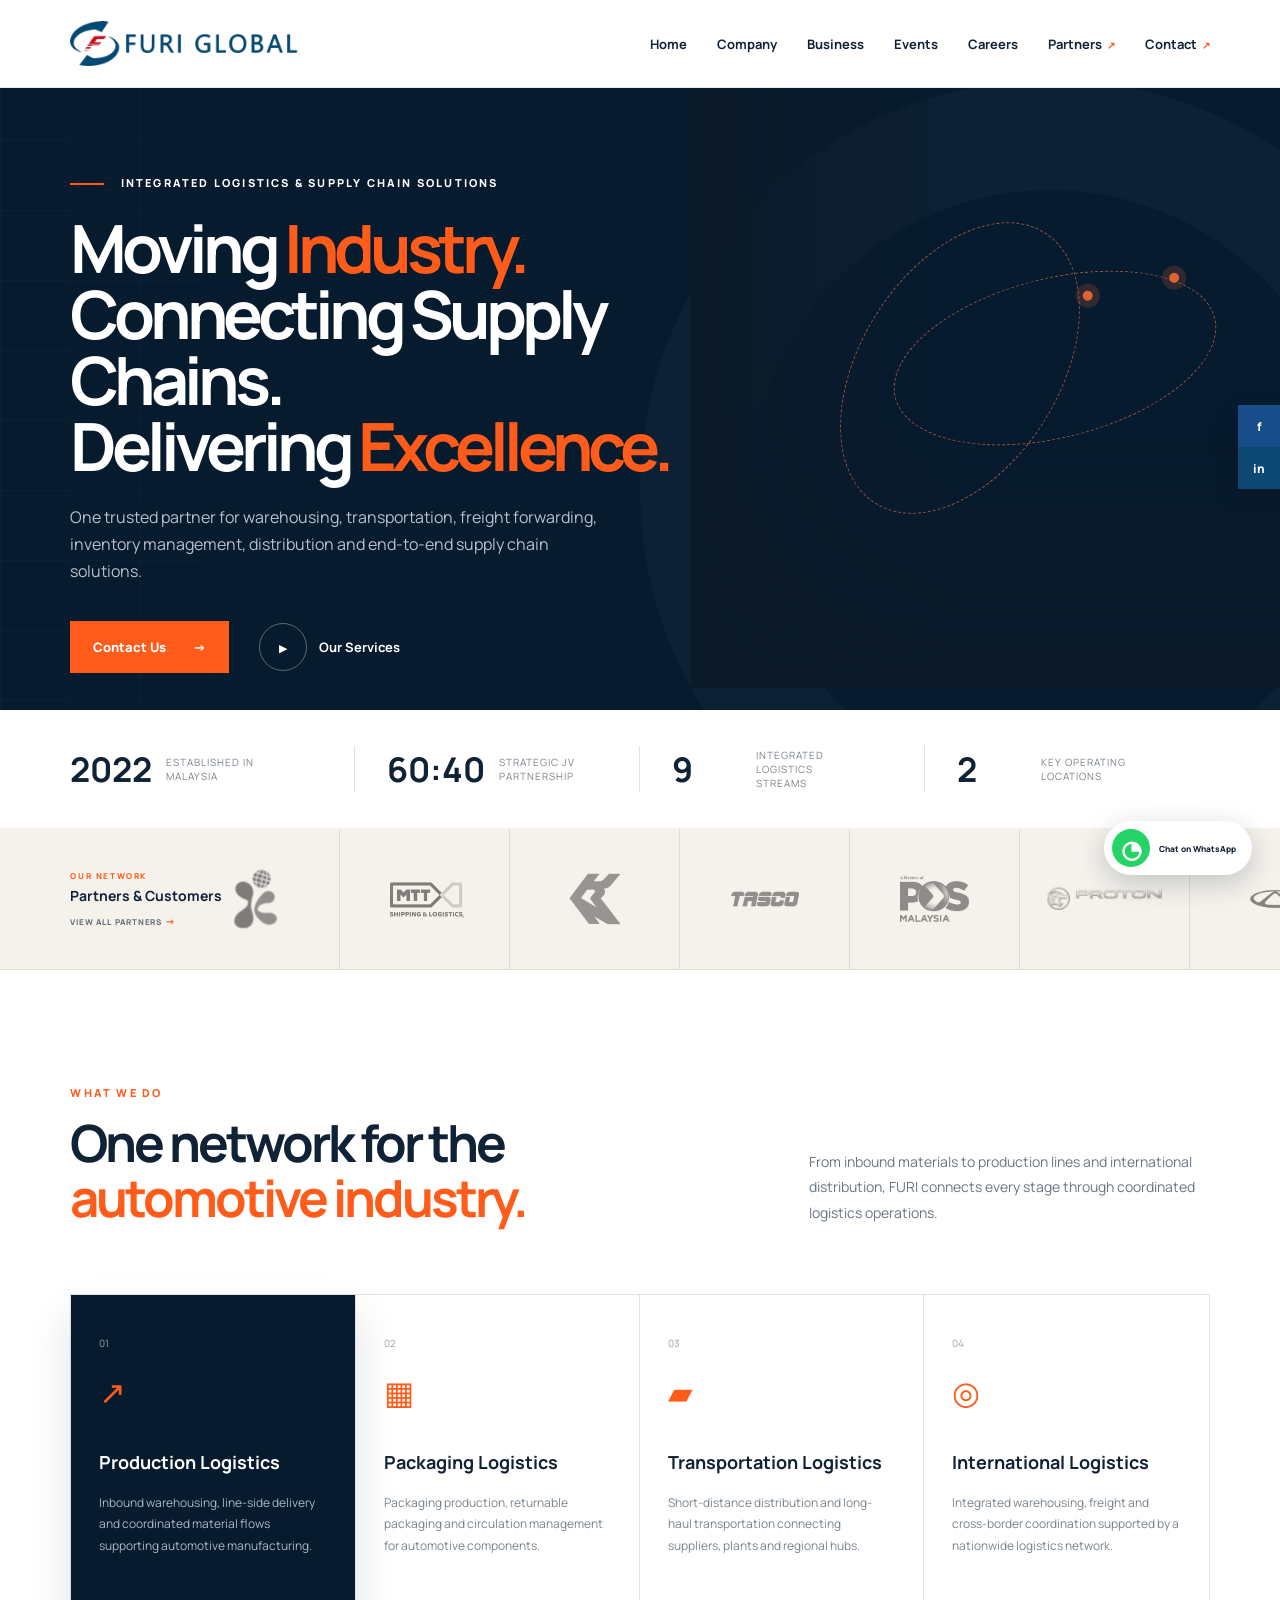
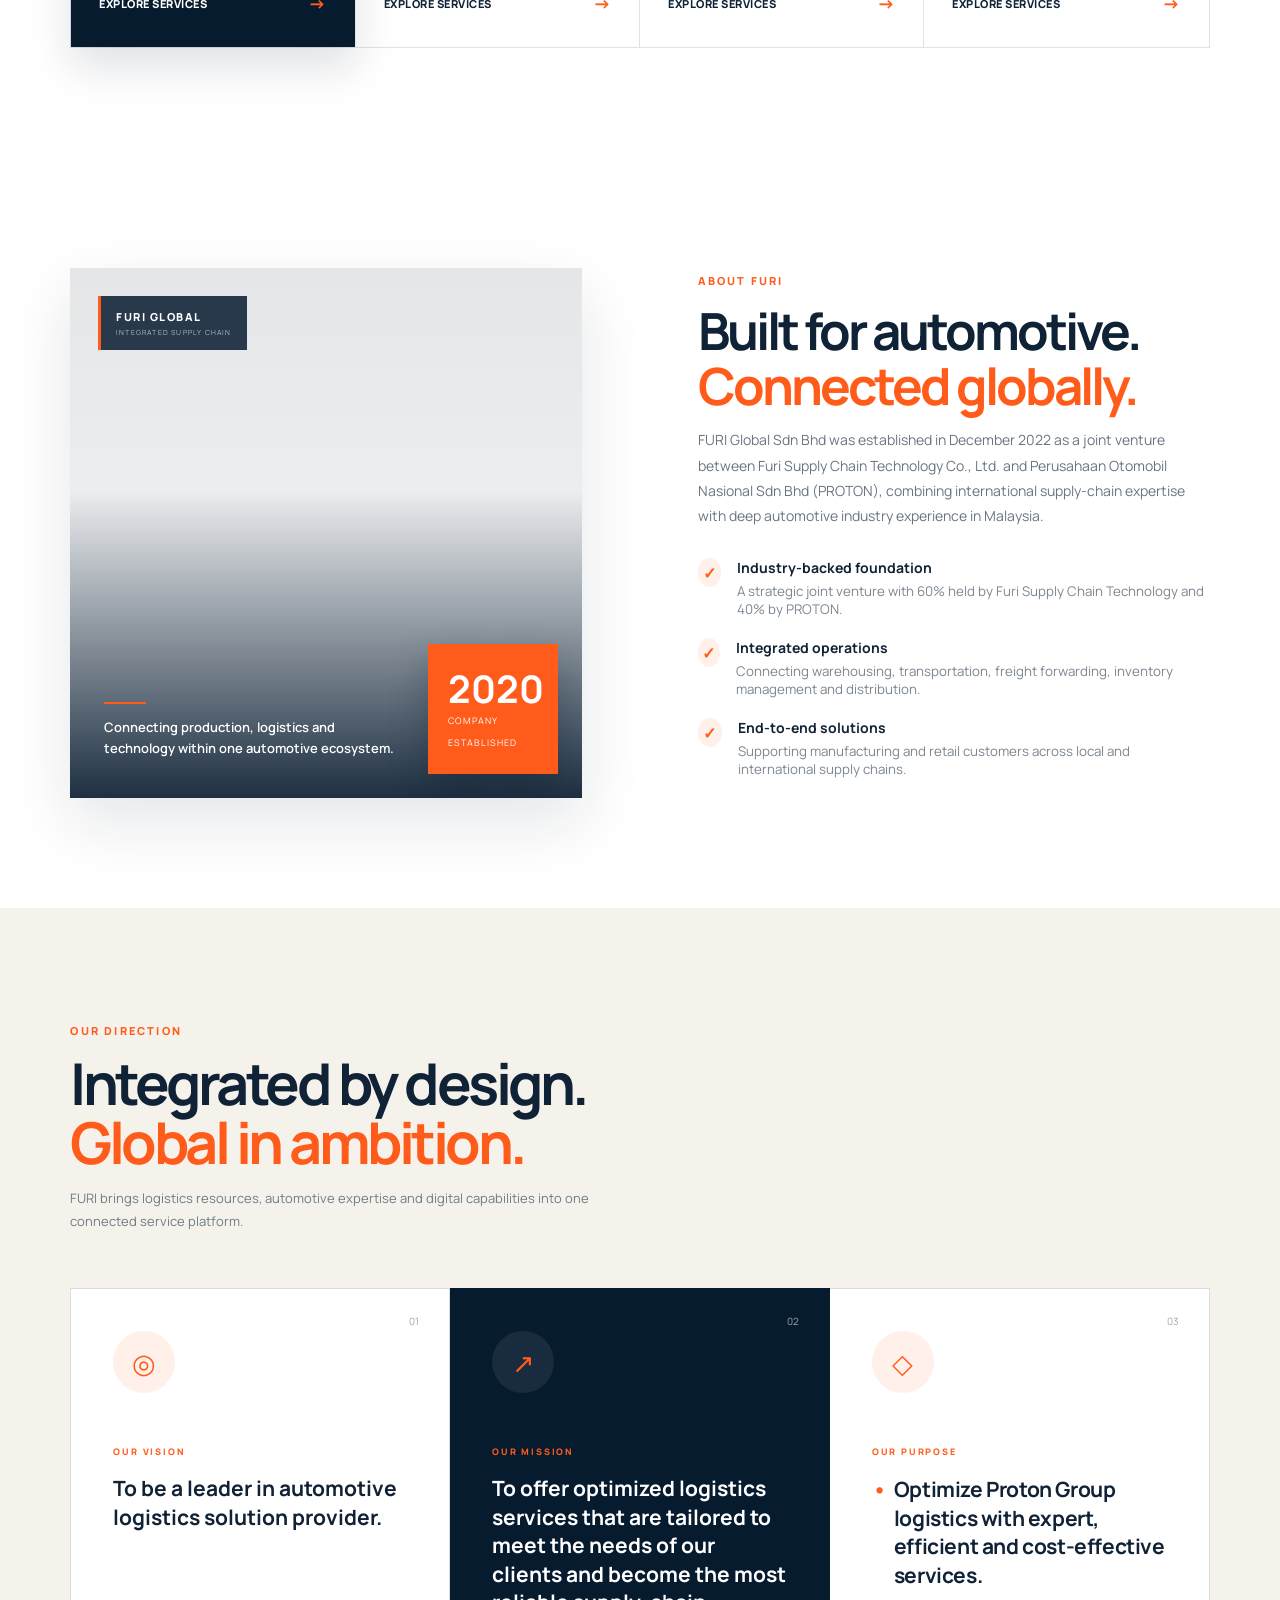
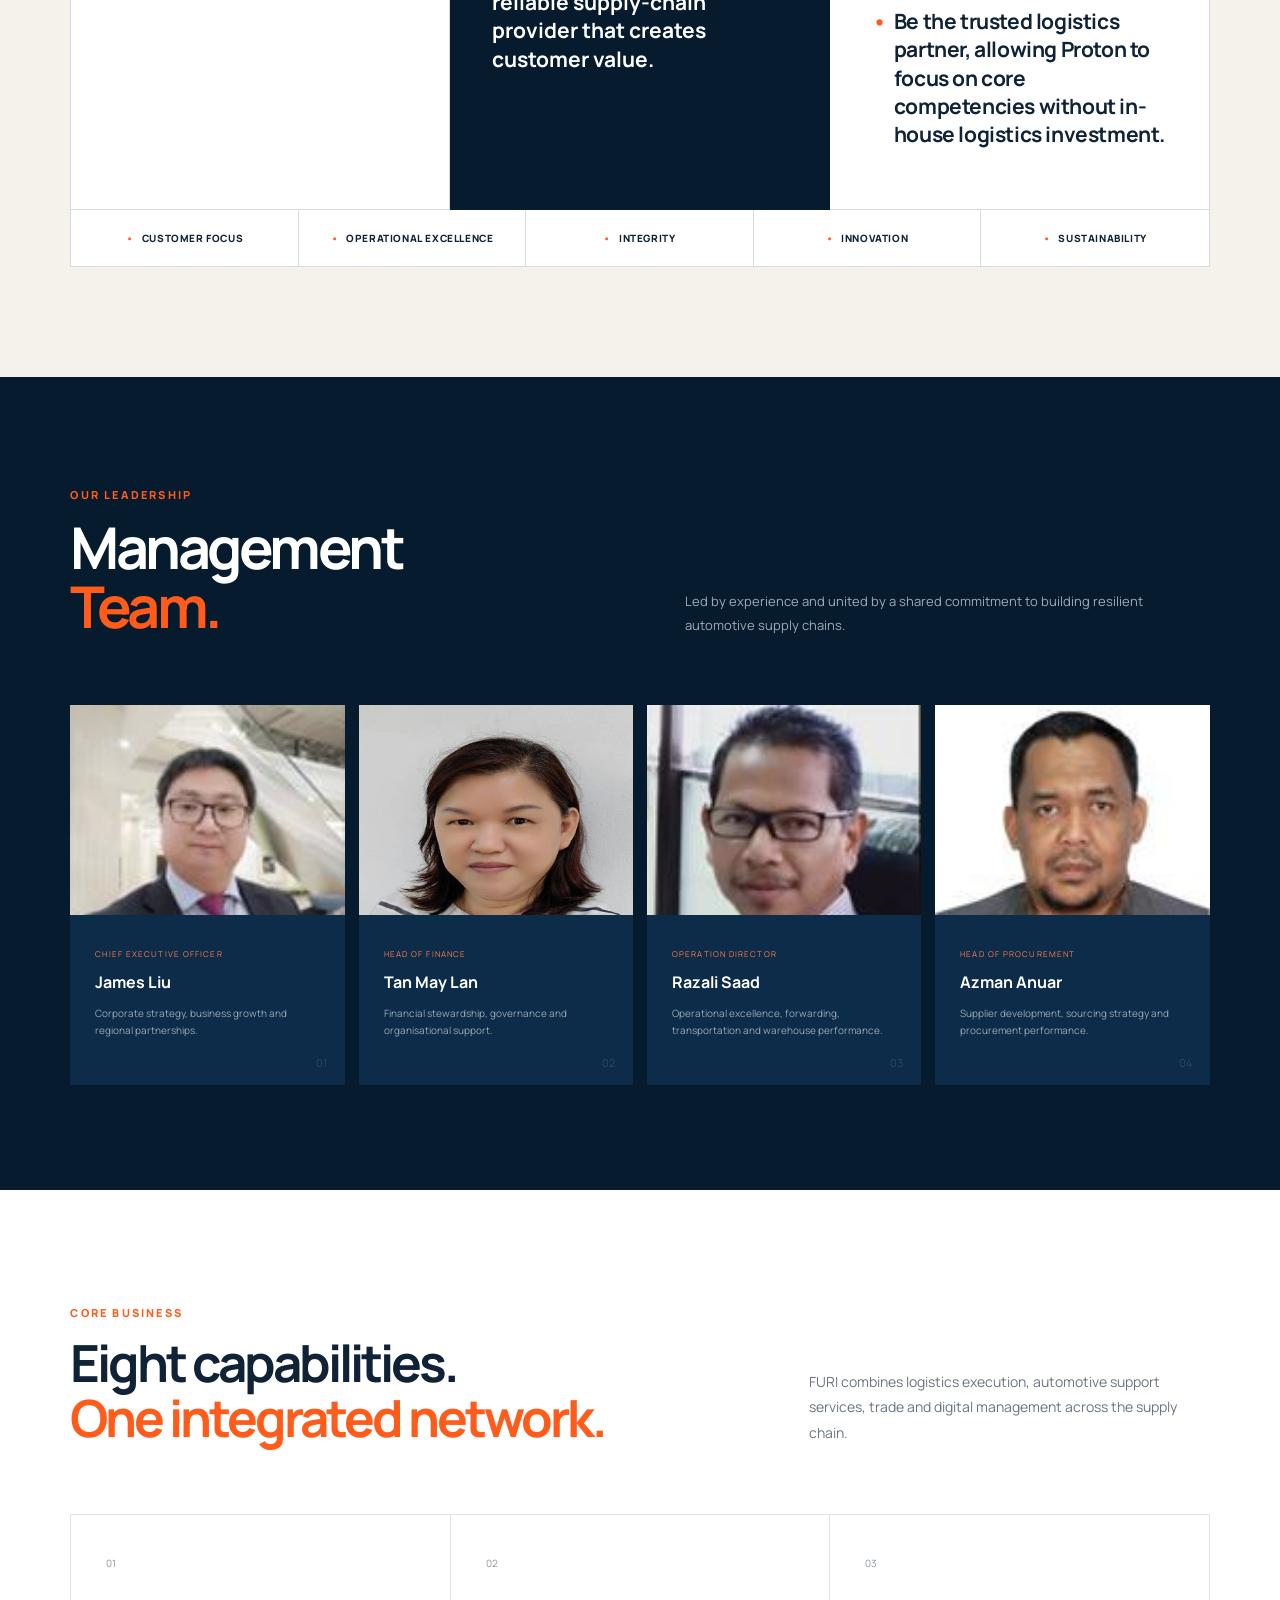
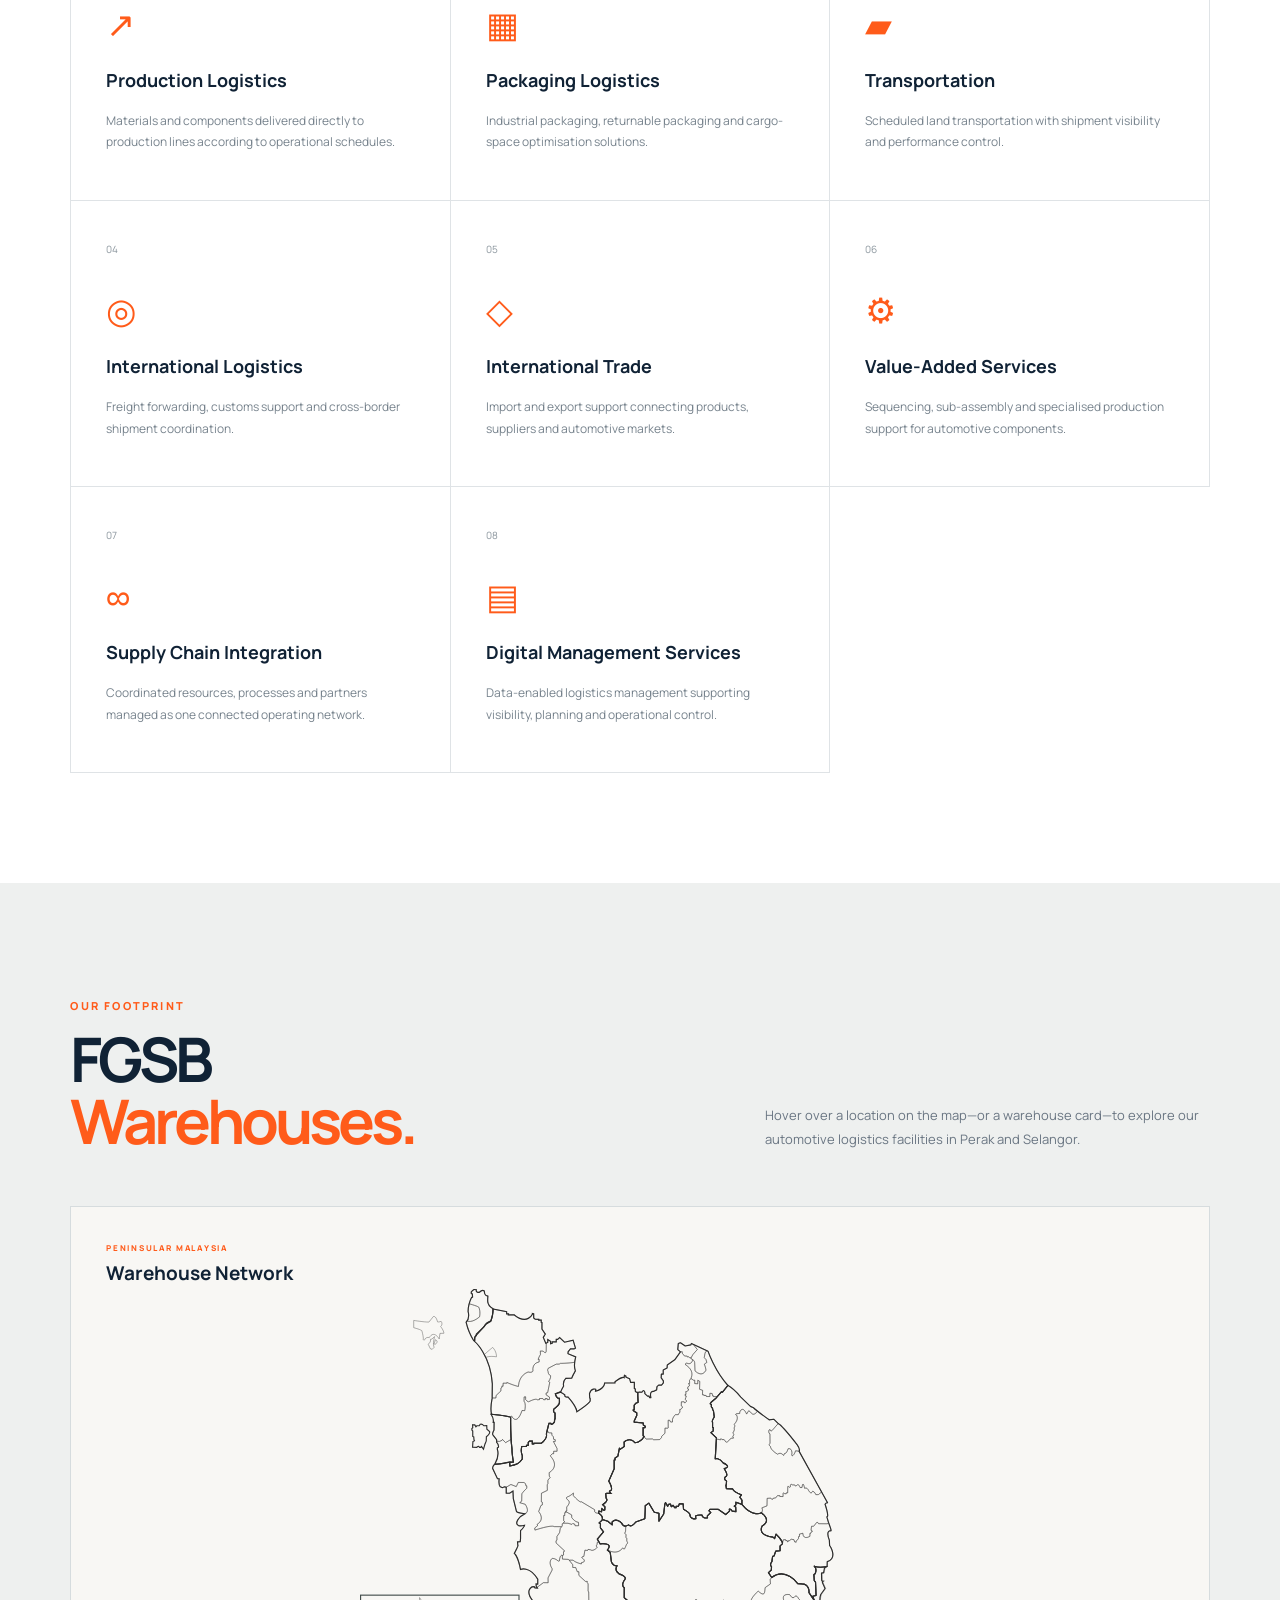
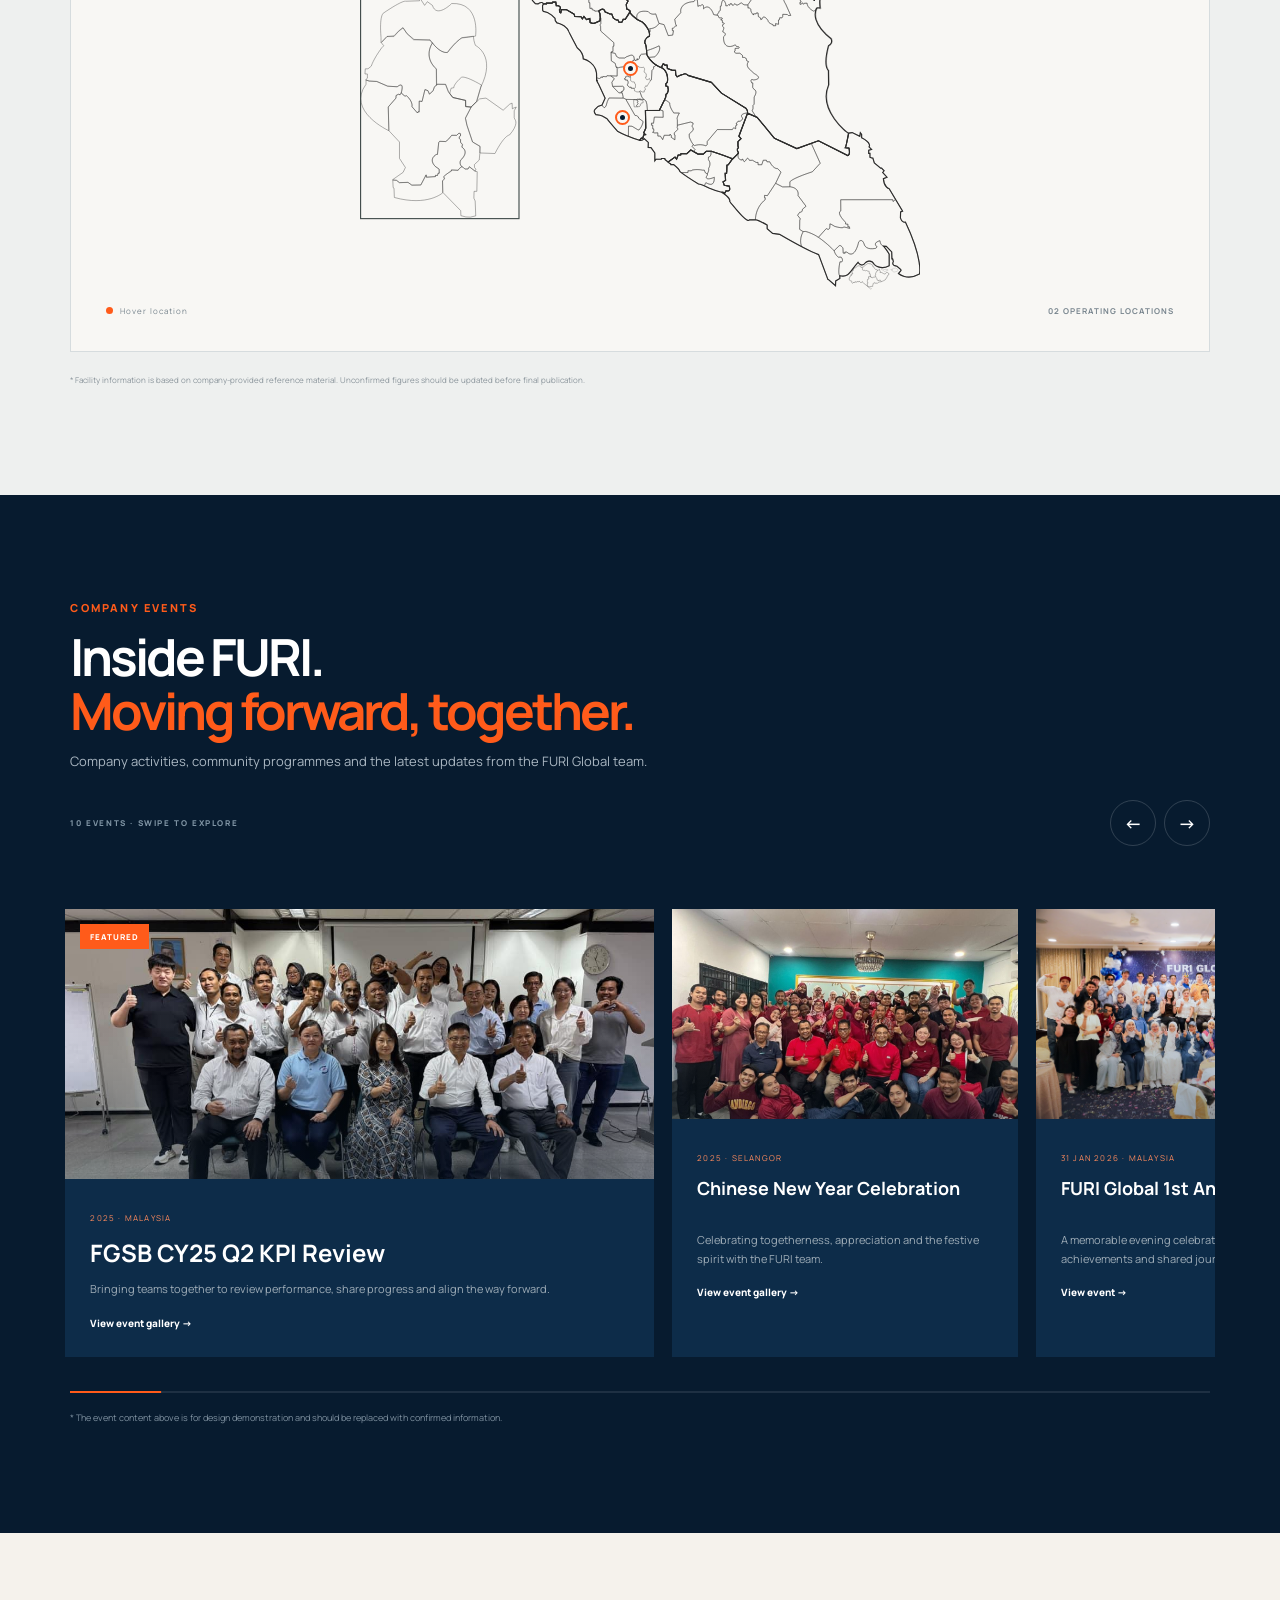
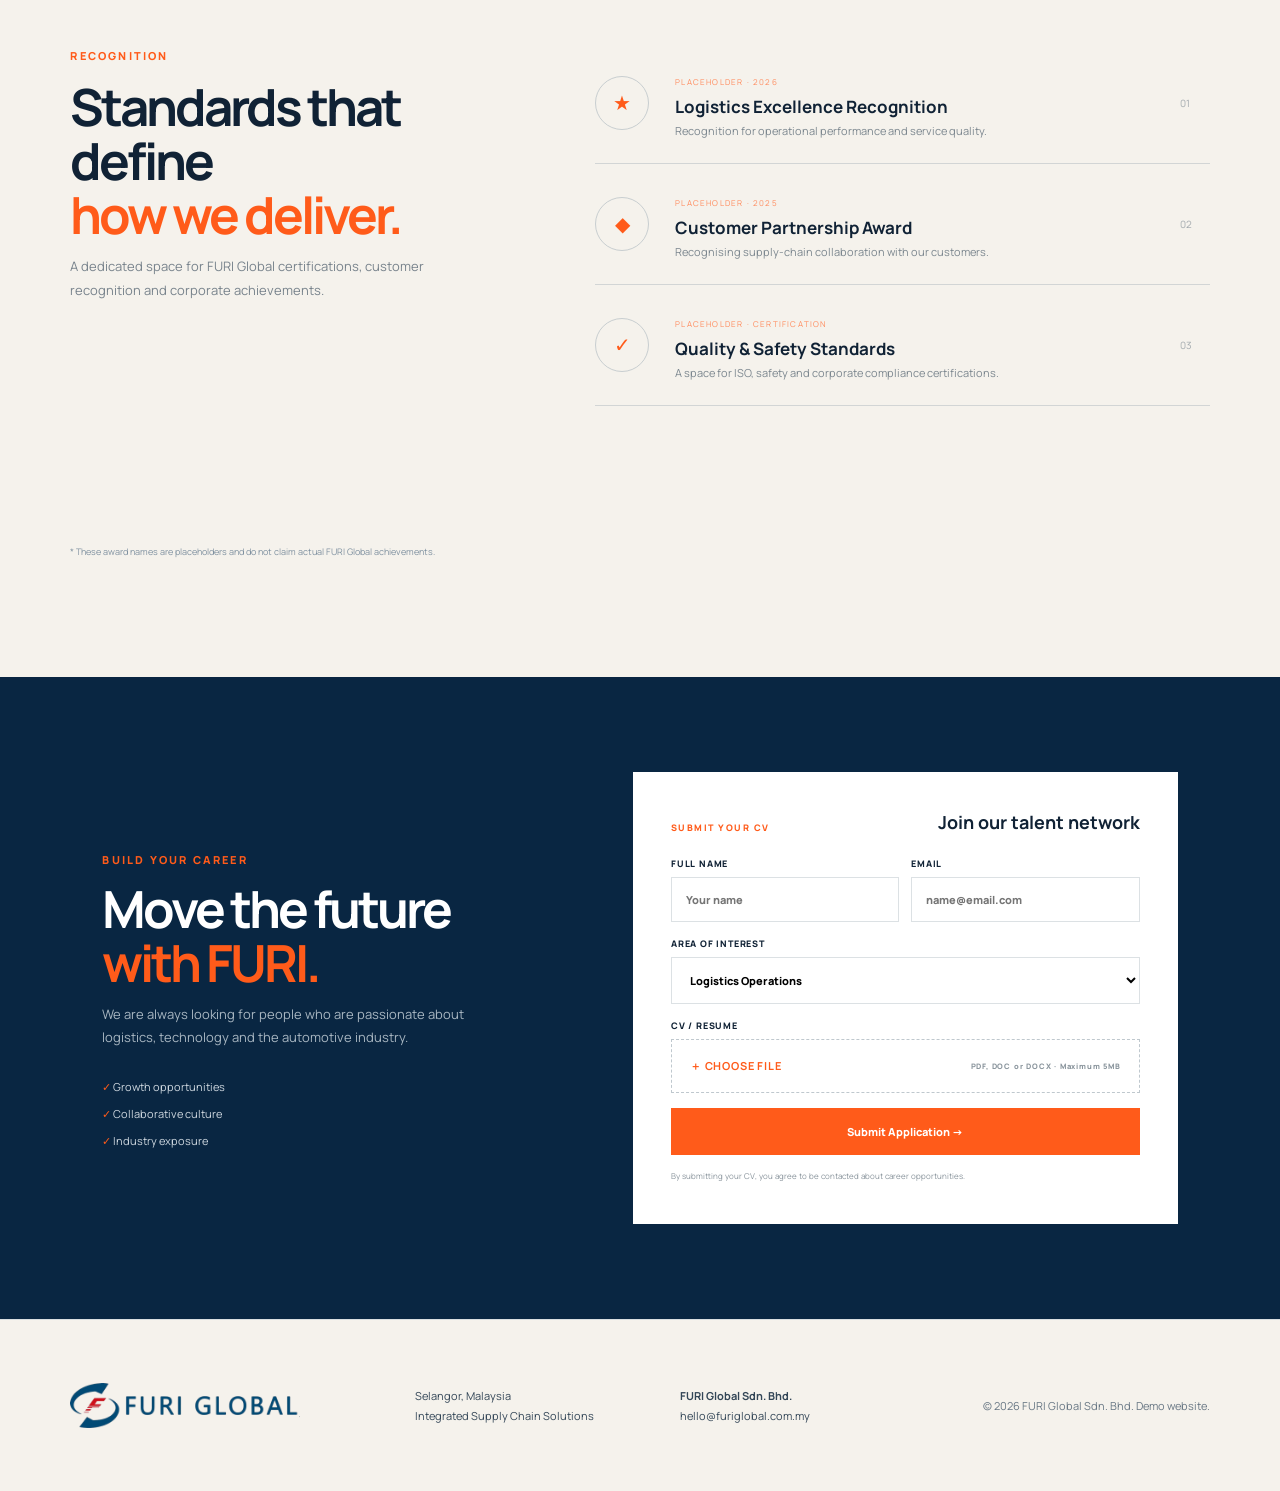
<file: index.html>
<!doctype html>
<html lang="en">
<head>
  <meta charset="utf-8">
  <meta name="viewport" content="width=device-width, initial-scale=1">
  <meta name="description" content="FURI Global — integrated automotive supply-chain, logistics and digital management solutions.">
  <title>FURI Global — Integrated Supply Chain Solutions</title>
  <link rel="icon" type="image/png" href="assets/brand/furi-favicon.png?v=2">
  <link rel="apple-touch-icon" href="assets/brand/furi-favicon.png?v=2">
  <link rel="preconnect" href="https://fonts.googleapis.com">
  <link rel="preconnect" href="https://fonts.gstatic.com" crossorigin>
  <link href="https://fonts.googleapis.com/css2?family=Manrope:wght@400;500;600;700;800&display=swap" rel="stylesheet">
  <link rel="stylesheet" href="logistics.css">
  <link rel="stylesheet" href="animations.css">
  <link rel="stylesheet" href="brand.css?v=2">
  <link rel="stylesheet" href="sections.css?v=3">
  <link rel="stylesheet" href="company.css?v=5">
  <link rel="stylesheet" href="modal.css?v=3">
  <link rel="stylesheet" href="event-gallery.css?v=6">
  <link rel="stylesheet" href="events.css?v=2">
  <link rel="stylesheet" href="partners.css?v=2">
  <link rel="stylesheet" href="forms.css">
  <link rel="stylesheet" href="about-visual.css">
  <link rel="stylesheet" href="warehouse.css?v=7">
  <style>
    .events-section .events-intro { max-width: none; }
    .events-intro > h2,
    .events-intro > p { max-width: 650px; }
    .event-slider-tools { width: 100%; }
    .hero h1 { font-size: clamp(48px, 5.2vw, 76px); }
    @media (max-width: 900px) { .hero h1 { font-size: 48px; } }
    @media (max-width: 560px) { .hero h1 { font-size: 38px; } }
  </style>
</head>
<body>
  <div class="page-loader" aria-hidden="true"><div class="loader-brand"><img src="assets/brand/furi-global-logo.png" alt=""></div><div class="loader-line"><i></i></div></div>
  <div class="scroll-progress" aria-hidden="true"></div>
  <header class="site-header">
    <a class="brand brand-logo" href="#home" aria-label="FURI Global"><img src="assets/brand/furi-global-logo.png" alt="FURI Global"></a>
    <nav id="main-nav" aria-label="Main navigation">
      <a href="#home">Home</a><a href="#company">Company</a><a href="#business">Business</a><a href="#events">Events</a><a href="#careers">Careers</a><a class="page-link" href="partners.html">Partners</a><a class="page-link" href="contact.html">Contact</a>
    </nav>
    <button class="menu-toggle" aria-label="Open menu" aria-expanded="false">☰</button>
  </header>

  <main>
    <section class="hero" id="home">
      <div class="hero-grid"></div>
      <div class="hero-content">
        <div class="eyebrow"><span></span> INTEGRATED LOGISTICS &amp; SUPPLY CHAIN SOLUTIONS</div>
        <h1>Moving <em>Industry.</em><br>Connecting Supply Chains.<br>Delivering <em>Excellence.</em></h1>
        <p>One trusted partner for warehousing, transportation, freight forwarding, inventory management, distribution and end-to-end supply chain solutions.</p>
        <div class="hero-actions">
          <a class="btn btn-primary" href="contact.html">Contact Us <span>→</span></a>
          <a class="play-link" href="#services"><span class="play">▶</span><b>Our Services</b></a>
        </div>
      </div>
      <div class="hero-visual" role="img" aria-label="Automotive logistics and production facility">
        <div class="route route-one"></div><div class="route route-two"></div>
      </div>
      <div class="stats">
        <div><strong>2022</strong><span>Established in Malaysia</span></div>
        <div><strong>60:40</strong><span>Strategic JV Partnership</span></div>
        <div><strong class="counter" data-target="9">0</strong><span>Integrated Logistics Streams</span></div>
        <div><strong class="counter" data-target="2">0</strong><span>Key Operating Locations</span></div>
      </div>
    </section>

    <section class="trust-strip partner-strip" aria-label="FURI Global partners and customers"><div class="partner-label"><small>OUR NETWORK</small><strong>Partners &amp; Customers</strong><a href="partners.html">View all partners <span>→</span></a></div><div class="trust-track partner-track"><div class="partner-group"><img src="assets/partners/infinity-logistics.png" alt="Infinity Logistics"><img src="assets/partners/mtt-shipping.png" alt="MTT Shipping & Logistics"><img src="assets/partners/kontena-nasional.png" alt="Kontena Nasional"><img src="assets/partners/tasco.png" alt="TASCO"><img src="assets/partners/pos-logistics.png" alt="POS Logistics"><img src="assets/partners/proton-logo.png" alt="Proton"><img src="assets/partners/chery.png" alt="Chery"><img src="assets/partners/feytech.png" alt="Feytech"></div><div class="partner-group" aria-hidden="true"><img src="assets/partners/infinity-logistics.png" alt=""><img src="assets/partners/mtt-shipping.png" alt=""><img src="assets/partners/kontena-nasional.png" alt=""><img src="assets/partners/tasco.png" alt=""><img src="assets/partners/pos-logistics.png" alt=""><img src="assets/partners/proton-logo.png" alt=""><img src="assets/partners/chery.png" alt=""><img src="assets/partners/feytech.png" alt=""></div></div></section>

    <section class="services section" id="services">
      <div class="section-heading"><div><span class="kicker">WHAT WE DO</span><h2>One network for the<br><em>automotive industry.</em></h2></div><p>From inbound materials to production lines and international distribution, FURI connects every stage through coordinated logistics operations.</p></div>
      <div class="service-grid">
        <article class="service-card featured"><span class="service-no">01</span><div class="service-icon">↗</div><h3>Production Logistics</h3><p>Inbound warehousing, line-side delivery and coordinated material flows supporting automotive manufacturing.</p><a href="#business">Explore services <span>→</span></a></article>
        <article class="service-card"><span class="service-no">02</span><div class="service-icon">▦</div><h3>Packaging Logistics</h3><p>Packaging production, returnable packaging and circulation management for automotive components.</p><a href="#business">Explore services <span>→</span></a></article>
        <article class="service-card"><span class="service-no">03</span><div class="service-icon">▰</div><h3>Transportation Logistics</h3><p>Short-distance distribution and long-haul transportation connecting suppliers, plants and regional hubs.</p><a href="#business">Explore services <span>→</span></a></article>
        <article class="service-card"><span class="service-no">04</span><div class="service-icon">◎</div><h3>International Logistics</h3><p>Integrated warehousing, freight and cross-border coordination supported by a nationwide logistics network.</p><a href="#business">Explore services <span>→</span></a></article>
      </div>
    </section>

    <section class="about section" id="about">
      <div class="about-art about-photo" role="img" aria-label="Automotive logistics and production facility"><div class="about-photo-top"><span>FURI GLOBAL</span><small>INTEGRATED SUPPLY CHAIN</small></div><div class="about-photo-caption"><i></i><p>Connecting production, logistics and technology within one automotive ecosystem.</p></div><div class="badge"><strong>2020</strong><small>Company<br>Established</small></div></div>
      <div class="about-copy"><span class="kicker">ABOUT FURI</span><h2>Built for automotive.<br><em>Connected globally.</em></h2><p>FURI Global Sdn Bhd was established in December 2022 as a joint venture between Furi Supply Chain Technology Co., Ltd. and Perusahaan Otomobil Nasional Sdn Bhd (PROTON), combining international supply-chain expertise with deep automotive industry experience in Malaysia.</p><ul><li><span>✓</span><div><b>Industry-backed foundation</b><small>A strategic joint venture with 60% held by Furi Supply Chain Technology and 40% by PROTON.</small></div></li><li><span>✓</span><div><b>Integrated operations</b><small>Connecting warehousing, transportation, freight forwarding, inventory management and distribution.</small></div></li><li><span>✓</span><div><b>End-to-end solutions</b><small>Supporting manufacturing and retail customers across local and international supply chains.</small></div></li></ul></div>
    </section>

    <section class="company-direction section" id="company">
      <div class="direction-intro"><span class="kicker">OUR DIRECTION</span><h2>Integrated by design.<br><em>Global in ambition.</em></h2><p>FURI brings logistics resources, automotive expertise and digital capabilities into one connected service platform.</p></div>
      <div class="direction-grid">
        <article class="direction-card vision-card"><span class="direction-number">01</span><div class="direction-icon">◎</div><small>OUR VISION</small><h3>To be a leader in automotive logistics solution provider.</h3></article>
        <article class="direction-card mission-card"><span class="direction-number">02</span><div class="direction-icon">↗</div><small>OUR MISSION</small><h3>To offer optimized logistics services that are tailored to meet the needs of our clients and become the most reliable supply-chain provider that creates customer value.</h3></article>
        <article class="direction-card purpose-card"><span class="direction-number">03</span><div class="direction-icon">◇</div><small>OUR PURPOSE</small><ul><li>Optimize Proton Group logistics with expert, efficient and cost-effective services.</li><li>Be the trusted logistics partner, allowing Proton to focus on core competencies without in-house logistics investment.</li></ul></article>
      </div>
      <div class="values-row"><span>Customer Focus</span><span>Operational Excellence</span><span>Integrity</span><span>Innovation</span><span>Sustainability</span></div>
    </section>

    <section class="management-section" id="management">
      <div class="management-heading"><div><span class="kicker light">OUR LEADERSHIP</span><h2>Management<br><em>Team.</em></h2></div><p>Led by experience and united by a shared commitment to building resilient automotive supply chains.</p></div>
      <div class="team-grid">
        <article class="team-card"><div class="team-portrait"><img src="assets/management/james-liu.jpg" alt="James Liu, CEO"></div><div class="team-info"><small>CHIEF EXECUTIVE OFFICER</small><h3>James Liu</h3><p>Corporate strategy, business growth and regional partnerships.</p></div><span class="team-index">01</span></article>
        <article class="team-card"><div class="team-portrait"><img src="assets/management/tan-may-lan.jpg" alt="Tan May Lan, Head of Finance"></div><div class="team-info"><small>HEAD OF FINANCE</small><h3>Tan May Lan</h3><p>Financial stewardship, governance and organisational support.</p></div><span class="team-index">02</span></article>
        <article class="team-card"><div class="team-portrait"><img src="assets/management/razali-saad.jpg" alt="Razali Saad, Operation Director"></div><div class="team-info"><small>OPERATION DIRECTOR</small><h3>Razali Saad</h3><p>Operational excellence, forwarding, transportation and warehouse performance.</p></div><span class="team-index">03</span></article>
        <article class="team-card"><div class="team-portrait"><img src="assets/management/azman-anuar.jpg" alt="Azman Anuar, Head of Procurement"></div><div class="team-info"><small>HEAD OF PROCUREMENT</small><h3>Azman Anuar</h3><p>Supplier development, sourcing strategy and procurement performance.</p></div><span class="team-index">04</span></article>
      </div>
    </section>

    <section class="business-section section" id="business">
      <div class="section-heading"><div><span class="kicker">CORE BUSINESS</span><h2>Eight capabilities.<br><em>One integrated network.</em></h2></div><p>FURI combines logistics execution, automotive support services, trade and digital management across the supply chain.</p></div>
      <div class="business-grid">
        <article><span>01</span><div class="biz-symbol">↗</div><h3>Production Logistics</h3><p>Materials and components delivered directly to production lines according to operational schedules.</p></article>
        <article><span>02</span><div class="biz-symbol">▦</div><h3>Packaging Logistics</h3><p>Industrial packaging, returnable packaging and cargo-space optimisation solutions.</p></article>
        <article><span>03</span><div class="biz-symbol">▰</div><h3>Transportation</h3><p>Scheduled land transportation with shipment visibility and performance control.</p></article>
        <article><span>04</span><div class="biz-symbol">◎</div><h3>International Logistics</h3><p>Freight forwarding, customs support and cross-border shipment coordination.</p></article>
        <article><span>05</span><div class="biz-symbol">◇</div><h3>International Trade</h3><p>Import and export support connecting products, suppliers and automotive markets.</p></article>
        <article><span>06</span><div class="biz-symbol">⚙</div><h3>Value-Added Services</h3><p>Sequencing, sub-assembly and specialised production support for automotive components.</p></article>
        <article><span>07</span><div class="biz-symbol">∞</div><h3>Supply Chain Integration</h3><p>Coordinated resources, processes and partners managed as one connected operating network.</p></article>
        <article><span>08</span><div class="biz-symbol">▤</div><h3>Digital Management Services</h3><p>Data-enabled logistics management supporting visibility, planning and operational control.</p></article>
      </div>
    </section>

    <section class="warehouse-section" id="warehouses" data-active-location="">
      <div class="warehouse-heading"><div><span class="kicker">OUR FOOTPRINT</span><h2>FGSB<br><em>Warehouses.</em></h2></div><p>Hover over a location on the map—or a warehouse card—to explore our automotive logistics facilities in Perak and Selangor.</p></div>
      <div class="warehouse-explorer">
        <div class="warehouse-map-panel">
          <div class="map-title"><small>PENINSULAR MALAYSIA</small><strong>Warehouse Network</strong></div>
          <div class="map-canvas">
            <img src="assets/peninsular-malaysia-blank.svg" alt="Clean outline map of Peninsular Malaysia showing FGSB warehouse locations">
            <button class="map-hotspot tanjong-hotspot" type="button" data-location="tanjong" aria-label="Explore Tanjong Malim warehouses"><i></i><span><b>Tanjong Malim</b><small>5 warehouse groups · Perak</small></span></button>
            <button class="map-hotspot shah-hotspot" type="button" data-location="shah" aria-label="Explore Shah Alam warehouse"><i></i><span class="hotspot-photo-card"><img src="assets/warehouse/k3-main-entrance.jpg" alt=""><b>Shah Alam</b><small>K3 Warehouse · Selangor</small><em>View warehouse details →</em></span></button>
          </div>
          <div class="map-legend"><span><i></i> Hover location</span><b>02 OPERATING LOCATIONS</b></div>
        </div>
        <div class="warehouse-list">
          <article class="warehouse-card" data-location="tanjong"><div class="warehouse-card-top"><span>01</span><small>TANJONG MALIM · PERAK</small></div><h3>MNP Warehouse</h3><dl><div><dt>Size</dt><dd>31,000 sq ft</dd></div><div><dt>Product</dt><dd>EP Frame &amp; Child Part Car Seat</dd></div></dl></article>
          <article class="warehouse-card" data-location="tanjong"><div class="warehouse-card-top"><span>02</span><small>TANJONG MALIM · PERAK</small></div><h3>K8 Warehouse</h3><dl><div><dt>Size</dt><dd>80,000 sq ft</dd></div><div><dt>Product</dt><dd>CKD Automotive Parts</dd></div></dl></article>
          <article class="warehouse-card" data-location="tanjong"><div class="warehouse-card-top"><span>03</span><small>TANJONG MALIM · PERAK</small></div><h3>K21 Warehouse</h3><dl><div><dt>Size</dt><dd>73,300 sq ft</dd></div><div><dt>Product</dt><dd>CKD Automotive Parts</dd></div></dl></article>
          <article class="warehouse-card" data-location="tanjong"><div class="warehouse-card-top"><span>04</span><small>TANJONG MALIM · PERAK</small></div><h3>K22 Warehouse</h3><dl><div><dt>Size</dt><dd>114,966 sq ft</dd></div><div><dt>Product</dt><dd>CKD Automotive Parts</dd></div></dl></article>
          <article class="warehouse-card" data-location="tanjong"><div class="warehouse-card-top"><span>05</span><small>TANJONG MALIM · PERAK</small></div><h3>K23 / 24 / 25 / 26</h3><dl><div><dt>Size</dt><dd>To be confirmed</dd></div><div><dt>Product</dt><dd>CKD Automotive Parts</dd></div></dl></article>
          <article class="warehouse-card featured-warehouse" data-location="shah">
            <div class="warehouse-gallery" aria-label="K3 Warehouse photos">
              <figure><img src="assets/warehouse/k3-main-entrance.jpg" alt="K3 Warehouse main entrance"><figcaption>Main entrance</figcaption></figure>
              <figure><img src="assets/warehouse/k3-loading-bay.jpg" alt="K3 Warehouse loading bay"><figcaption>Loading bay</figcaption></figure>
              <figure><img src="assets/warehouse/k3-body-parts.jpg" alt="CKD body parts stored inside K3 Warehouse"><figcaption>CKD body parts</figcaption></figure>
            </div>
            <div class="warehouse-card-body"><div class="warehouse-card-top"><span>06</span><small>SHAH ALAM · SELANGOR</small></div><h3>K3 Warehouse</h3><dl><div><dt>Size</dt><dd>300,000 + 300,000 sq ft</dd></div><div><dt>Products</dt><dd>CKD Proton, PPCSB Spare Parts, CKD &amp; SKD Export</dd></div></dl></div>
          </article>
        </div>
      </div>
      <p class="warehouse-note">* Facility information is based on company-provided reference material. Unconfirmed figures should be updated before final publication.</p>
    </section>

    <section class="events-section" id="events">
      <div class="events-intro"><span class="kicker light">COMPANY EVENTS</span><h2>Inside FURI.<br><em>Moving forward, together.</em></h2><p>Company activities, community programmes and the latest updates from the FURI Global team.</p><div class="event-slider-tools"><span>10 EVENTS · SWIPE TO EXPLORE</span><div class="event-slider-controls"><button class="event-prev" type="button" aria-label="Previous events">←</button><button class="event-next" type="button" aria-label="Next events">→</button></div></div></div>
      <div class="event-grid" id="events-grid">
        <article class="event-card main-event"><div class="event-photo event-one"><span>FEATURED</span></div><div><small>2025 · MALAYSIA</small><h3>FGSB CY25 Q2 KPI Review</h3><p>Bringing teams together to review performance, share progress and align the way forward.</p><button class="event-more" type="button" data-event="innovation">View event gallery →</button></div></article>
        <article class="event-card"><div class="event-photo event-two"></div><div><small>2025 · SELANGOR</small><h3>Chinese New Year Celebration</h3><p>Celebrating togetherness, appreciation and the festive spirit with the FURI team.</p><button class="event-more" type="button" data-event="community">View event gallery →</button></div></article>
        <article class="event-card"><div class="event-photo event-three"></div><div><small>31 JAN 2026 · MALAYSIA</small><h3>FURI Global 1st Annual Dinner</h3><p>A memorable evening celebrating our people, achievements and shared journey.</p><button class="event-more" type="button" data-event="gathering">View event →</button></div></article>
        <article class="event-card"><div class="event-photo event-four"></div><div><small>13 APR 2026 · MALAYSIA</small><h3>FGSB Hari Raya Open House</h3><p>Celebrating Aidilfitri with colleagues, families and the wider FURI community.</p><button class="event-more" type="button" data-event="safety">View event gallery →</button></div></article>
        <article class="event-card"><div class="event-photo event-five"></div><div><small>04 OCT 2025 · SELANGOR</small><h3>Automotive Partner Forum</h3><p>Connecting partners to strengthen the automotive supply-chain ecosystem.</p><button class="event-more" type="button" data-event="partner">Read more →</button></div></article>
        <article class="event-card"><div class="event-photo event-six"></div><div><small>16 AUG 2025 · PORT KLANG</small><h3>Operations Excellence Workshop</h3><p>Practical ideas for faster, leaner and more consistent operations.</p><button class="event-more" type="button" data-event="operations">Read more →</button></div></article>
        <article class="event-card"><div class="event-photo event-seven"></div><div><small>21 JUN 2025 · MALAYSIA</small><h3>Green Logistics Initiative</h3><p>Exploring responsible practices for a more sustainable supply chain.</p><button class="event-more" type="button" data-event="green">Read more →</button></div></article>
        <article class="event-card"><div class="event-photo event-eight"></div><div><small>10 MAY 2025 · SELANGOR</small><h3>Leadership Development Day</h3><p>Developing confident leaders for tomorrow's logistics challenges.</p><button class="event-more" type="button" data-event="leadership">Read more →</button></div></article>
        <article class="event-card"><div class="event-photo event-nine"></div><div><small>22 MAR 2025 · SHAH ALAM</small><h3>Quality & Kaizen Showcase</h3><p>Celebrating continuous improvement ideas created by our teams.</p><button class="event-more" type="button" data-event="quality">Read more →</button></div></article>
        <article class="event-card"><div class="event-photo event-ten"></div><div><small>18 JAN 2025 · MALAYSIA</small><h3>New Year Business Kick-Off</h3><p>Aligning our teams, priorities and ambition for the year ahead.</p><button class="event-more" type="button" data-event="kickoff">Read more →</button></div></article>
      </div>
      <div class="event-slider-progress" aria-hidden="true"><i></i></div>
      <p class="demo-note">* The event content above is for design demonstration and should be replaced with confirmed information.</p>
    </section>

    <section class="awards-section section" id="awards">
      <div class="award-heading"><span class="kicker">RECOGNITION</span><h2>Standards that define<br><em>how we deliver.</em></h2><p>A dedicated space for FURI Global certifications, customer recognition and corporate achievements.</p></div>
      <div class="award-list">
        <article><div class="award-medal">★</div><div><small>PLACEHOLDER · 2026</small><h3>Logistics Excellence Recognition</h3><p>Recognition for operational performance and service quality.</p></div><span>01</span></article>
        <article><div class="award-medal">◆</div><div><small>PLACEHOLDER · 2025</small><h3>Customer Partnership Award</h3><p>Recognising supply-chain collaboration with our customers.</p></div><span>02</span></article>
        <article><div class="award-medal">✓</div><div><small>PLACEHOLDER · CERTIFICATION</small><h3>Quality & Safety Standards</h3><p>A space for ISO, safety and corporate compliance certifications.</p></div><span>03</span></article>
      </div>
      <p class="demo-note">* These award names are placeholders and do not claim actual FURI Global achievements.</p>
    </section>

    <section class="careers-section" id="careers">
      <div class="career-copy"><span class="kicker light">BUILD YOUR CAREER</span><h2>Move the future<br><em>with FURI.</em></h2><p>We are always looking for people who are passionate about logistics, technology and the automotive industry.</p><div class="career-points"><span>✓ Growth opportunities</span><span>✓ Collaborative culture</span><span>✓ Industry exposure</span></div></div>
      <form class="cv-form" id="cv-form" action="https://usebasin.com/f/17e001e5c155" method="POST" enctype="multipart/form-data" accept-charset="UTF-8"><input type="hidden" name="_subject" value="New career application from FURI Global website"><div class="form-title"><span>SUBMIT YOUR CV</span><b>Join our talent network</b></div><div class="form-row"><label>Full name<input name="name" required autocomplete="name" placeholder="Your name"></label><label>Email<input name="email" type="email" required autocomplete="email" placeholder="name@email.com"></label></div><label>Area of interest<select name="department"><option>Logistics Operations</option><option>Warehouse & Inventory</option><option>Automotive Services</option><option>Finance & Administration</option><option>Technology</option></select></label><label class="upload-box">CV / Resume<input name="cv" id="cv-file" type="file" accept=".pdf,.doc,.docx,application/pdf,application/msword,application/vnd.openxmlformats-officedocument.wordprocessingml.document" required><span><b id="cv-file-name">＋ Choose file</b><small id="cv-file-meta">PDF, DOC or DOCX · Maximum 5MB</small></span></label><button type="submit">Submit Application →</button><small id="cv-result" role="status" aria-live="polite">By submitting your CV, you agree to be contacted about career opportunities.</small></form>
    </section>

  </main>

  <footer id="contact"><a class="brand brand-logo footer-brand" href="index.html"><img src="assets/brand/furi-global-logo.png" alt="FURI Global"></a><p>Selangor, Malaysia<br>Integrated Supply Chain Solutions</p><p><b>FURI Global Sdn. Bhd.</b><br>hello@furiglobal.com.my</p><span>© 2026 FURI Global Sdn. Bhd. Demo website.</span></footer>
  <dialog class="event-modal" id="event-modal" aria-labelledby="event-modal-title">
    <button class="modal-close" type="button" aria-label="Close event details">×</button>
    <div class="modal-image" id="event-modal-image"><span class="modal-event-tag" id="event-modal-tag"></span><span class="modal-image-caption">FURI GLOBAL · COMPANY EVENTS</span></div>
    <div class="modal-content"><div class="modal-title-row"><div><small id="event-modal-meta"></small><h2 id="event-modal-title"></h2></div><span class="modal-year">2025</span></div><p id="event-modal-intro"></p><div class="modal-details" id="event-modal-details"></div><div class="event-gallery" id="event-modal-gallery" aria-label="Event photo gallery"></div><div class="modal-footer"><p class="modal-disclaimer">Event information shown is based on company-provided materials.</p><span>Explore · Connect · Move Forward</span></div></div>
  </dialog>
  <dialog class="cv-success-modal" id="cv-success-modal" aria-labelledby="cv-success-title">
    <button class="cv-success-close" type="button" aria-label="Close confirmation">×</button>
    <div class="cv-success-icon" aria-hidden="true">✓</div>
    <small>APPLICATION RECEIVED</small>
    <h2 id="cv-success-title">Thank you for<br>joining our journey.</h2>
    <p>Your application and CV have been submitted successfully. Our team will contact you if your experience matches an available opportunity.</p>
    <button class="cv-success-done" type="button">Done</button>
  </dialog>
  <aside class="social-rail" aria-label="Social media"><a href="https://www.facebook.com/profile.php?id=61592820811470" target="_blank" rel="noopener noreferrer" aria-label="FURI Global on Facebook">f</a><a href="#" aria-label="LinkedIn">in</a></aside>
  <a class="whatsapp" href="https://wa.me/60331688800" target="_blank" rel="noreferrer" aria-label="Contact us on WhatsApp"><span>◔</span><small>Chat on WhatsApp</small></a>
  <button class="back-top" aria-label="Back to top">↑</button>
  <script src="warehouse.js?v=4"></script>
  <script src="logistics.js?v=7"></script>
</body>
</html>
</file>
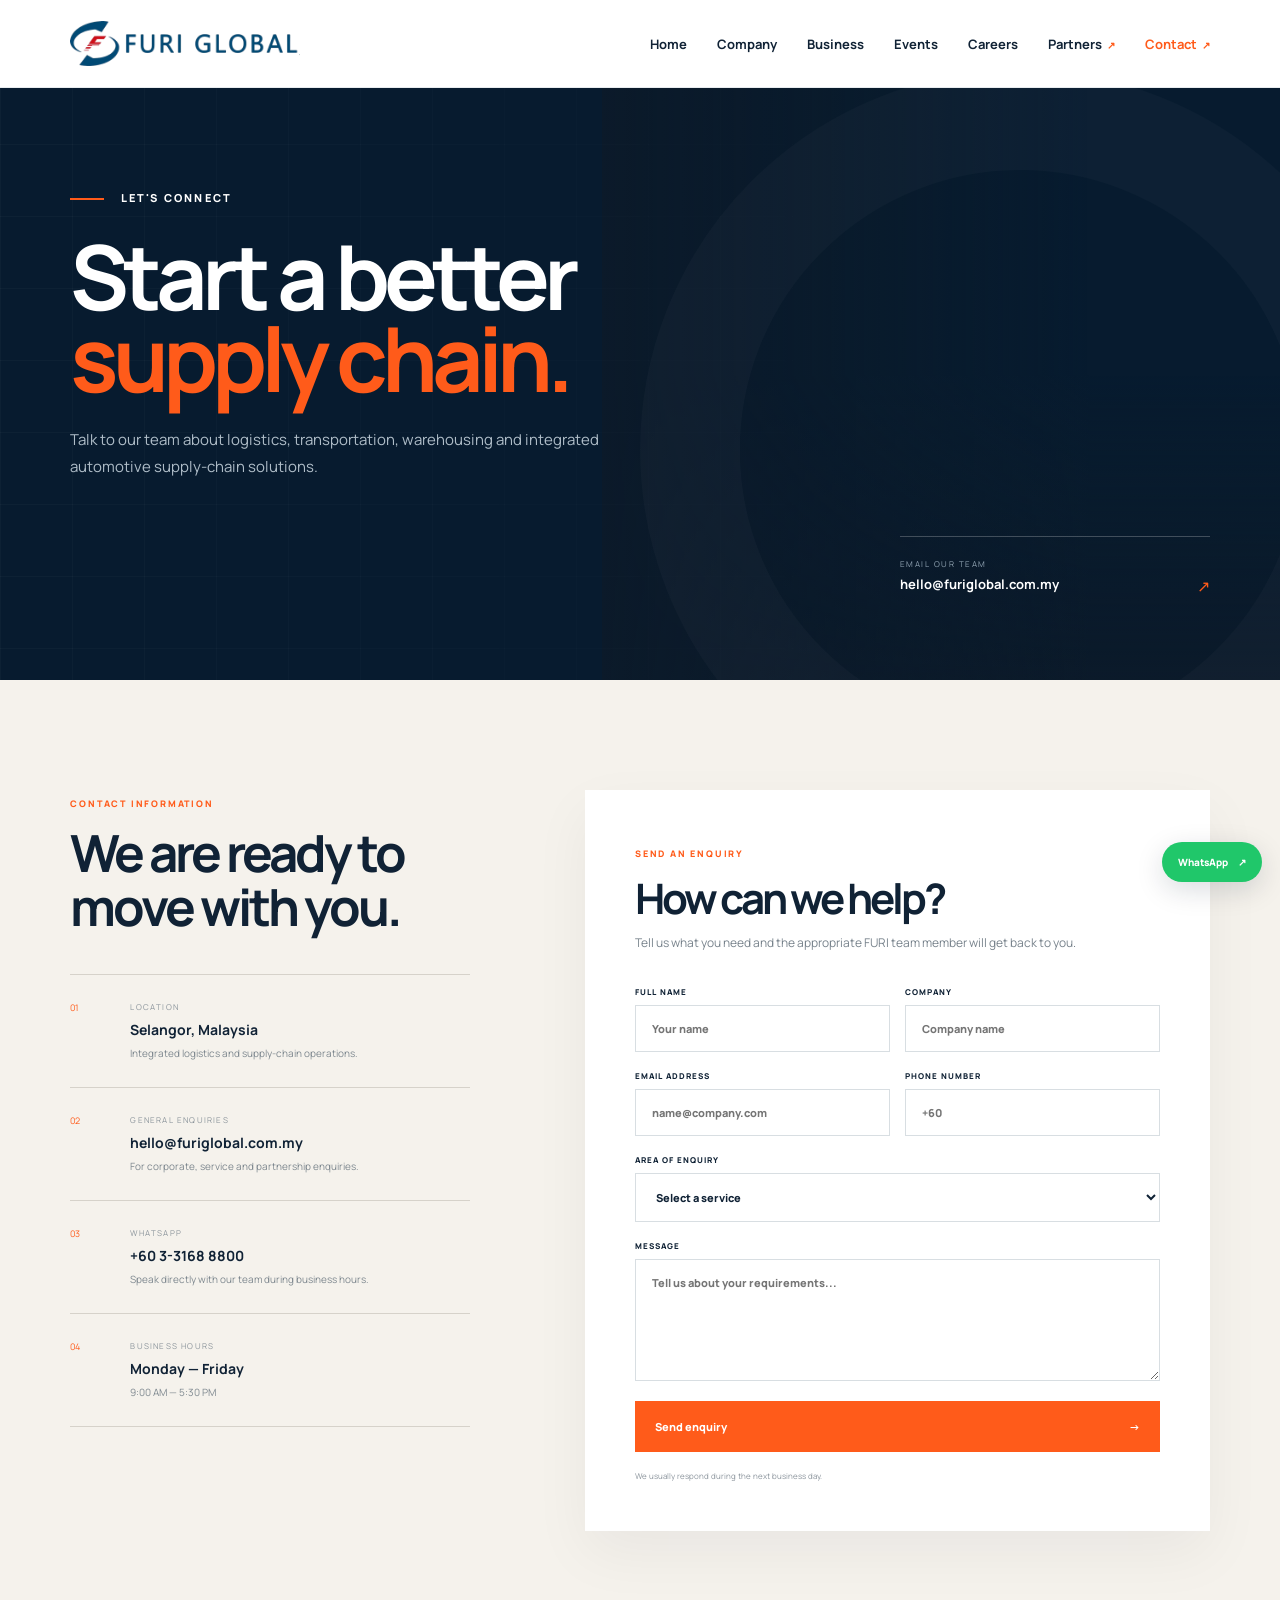
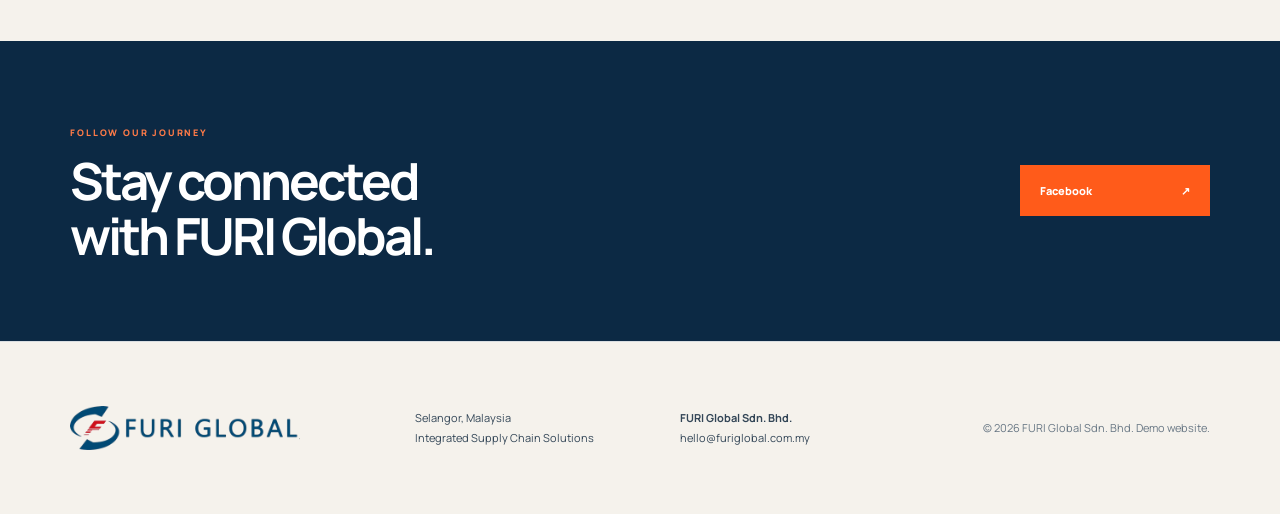
<file: contact.html>
<!doctype html>
<html lang="en">
<head>
  <meta charset="utf-8">
  <meta name="viewport" content="width=device-width, initial-scale=1">
  <meta name="description" content="Contact FURI Global for integrated logistics and automotive supply-chain solutions.">
  <title>Contact Us | FURI Global</title>
  <link rel="icon" type="image/png" href="assets/brand/furi-favicon.png?v=2">
  <link rel="preconnect" href="https://fonts.googleapis.com">
  <link rel="preconnect" href="https://fonts.gstatic.com" crossorigin>
  <link href="https://fonts.googleapis.com/css2?family=Manrope:wght@400;500;600;700;800&amp;display=swap" rel="stylesheet">
  <link rel="stylesheet" href="logistics.css">
  <link rel="stylesheet" href="brand.css?v=2">
  <link rel="stylesheet" href="contact.css?v=2">
</head>
<body class="contact-page">
  <header class="site-header">
    <a class="brand brand-logo" href="index.html" aria-label="FURI Global home"><img src="assets/brand/furi-global-logo.png" alt="FURI Global"></a>
    <nav id="main-nav" aria-label="Main navigation">
      <a href="index.html#home">Home</a><a href="index.html#company">Company</a><a href="index.html#business">Business</a><a href="index.html#events">Events</a><a href="index.html#careers">Careers</a><a class="page-link" href="partners.html">Partners</a><a class="active page-link" href="contact.html" aria-current="page">Contact</a>
    </nav>
    <button class="menu-toggle" type="button" aria-label="Open menu" aria-expanded="false">☰</button>
  </header>

  <main>
    <section class="contact-hero">
      <div class="contact-grid" aria-hidden="true"></div>
      <div class="contact-hero-visual" role="img" aria-label="Modern collaborative office for customer and logistics enquiries"></div>
      <div class="contact-hero-copy"><span class="contact-eyebrow"><i></i> LET'S CONNECT</span><h1>Start a better<br><em>supply chain.</em></h1><p>Talk to our team about logistics, transportation, warehousing and integrated automotive supply-chain solutions.</p></div>
      <a class="hero-email" href="mailto:hello@furiglobal.com.my"><small>EMAIL OUR TEAM</small><strong>hello@furiglobal.com.my</strong><span>↗</span></a>
    </section>

    <section class="contact-main">
      <aside class="contact-details">
        <span class="section-label">CONTACT INFORMATION</span>
        <h2>We are ready to<br>move with you.</h2>
        <div class="detail-list">
          <article><span>01</span><div><small>LOCATION</small><strong>Selangor, Malaysia</strong><p>Integrated logistics and supply-chain operations.</p></div></article>
          <article><span>02</span><div><small>GENERAL ENQUIRIES</small><strong>hello@furiglobal.com.my</strong><p>For corporate, service and partnership enquiries.</p></div></article>
          <article><span>03</span><div><small>WHATSAPP</small><strong>+60 3-3168 8800</strong><p>Speak directly with our team during business hours.</p></div></article>
          <article><span>04</span><div><small>BUSINESS HOURS</small><strong>Monday — Friday</strong><p>9:00 AM — 5:30 PM</p></div></article>
        </div>
      </aside>

      <div class="enquiry-panel">
        <div class="form-heading"><span>SEND AN ENQUIRY</span><h2>How can we help?</h2><p>Tell us what you need and the appropriate FURI team member will get back to you.</p></div>
        <form id="contact-form" action="https://usebasin.com/f/17e001e5c155" method="POST" accept-charset="UTF-8">
          <input type="hidden" name="_subject" value="New enquiry from FURI Global website">
          <div class="contact-form-row"><label>Full name<input name="name" required autocomplete="name" placeholder="Your name"></label><label>Company<input name="company" autocomplete="organization" placeholder="Company name"></label></div>
          <div class="contact-form-row"><label>Email address<input name="email" type="email" required autocomplete="email" placeholder="name@company.com"></label><label>Phone number<input name="phone" type="tel" autocomplete="tel" placeholder="+60"></label></div>
          <label>Area of enquiry<select name="service" required><option value="">Select a service</option><option>Production Logistics</option><option>Packaging Logistics</option><option>Transportation</option><option>International Logistics</option><option>Supply Chain Integration</option><option>Partnership Opportunity</option><option>General Enquiry</option></select></label>
          <label>Message<textarea name="message" required rows="6" placeholder="Tell us about your requirements..."></textarea></label>
          <button type="submit"><span>Send enquiry</span><b>→</b></button>
          <p class="form-status" id="contact-status" role="status" aria-live="polite">We usually respond during the next business day.</p>
        </form>
      </div>
    </section>

    <section class="contact-bottom"><div><span>FOLLOW OUR JOURNEY</span><h2>Stay connected<br>with FURI Global.</h2></div><a href="https://www.facebook.com/profile.php?id=61592820811470" target="_blank" rel="noopener noreferrer">Facebook <span>↗</span></a></section>
  </main>

  <footer><a class="brand brand-logo footer-brand" href="index.html"><img src="assets/brand/furi-global-logo.png" alt="FURI Global"></a><p>Selangor, Malaysia<br>Integrated Supply Chain Solutions</p><p><b>FURI Global Sdn. Bhd.</b><br>hello@furiglobal.com.my</p><span>© 2026 FURI Global Sdn. Bhd. Demo website.</span></footer>

  <dialog class="contact-success" id="contact-success" aria-labelledby="contact-success-title"><button type="button" class="contact-success-close" aria-label="Close">×</button><div class="success-mark">✓</div><small>MESSAGE RECEIVED</small><h2 id="contact-success-title">Thank you for<br>contacting FURI.</h2><p>Your enquiry has been submitted successfully. Our team will get back to you as soon as possible.</p><button type="button" class="contact-success-done">Done</button></dialog>
  <a class="contact-whatsapp" href="https://wa.me/60331688800" target="_blank" rel="noopener noreferrer" aria-label="Contact FURI Global on WhatsApp">WhatsApp <span>↗</span></a>
  <button class="back-top" type="button" aria-label="Back to top">↑</button>
  <script src="contact.js"></script>
</body>
</html>
</file>
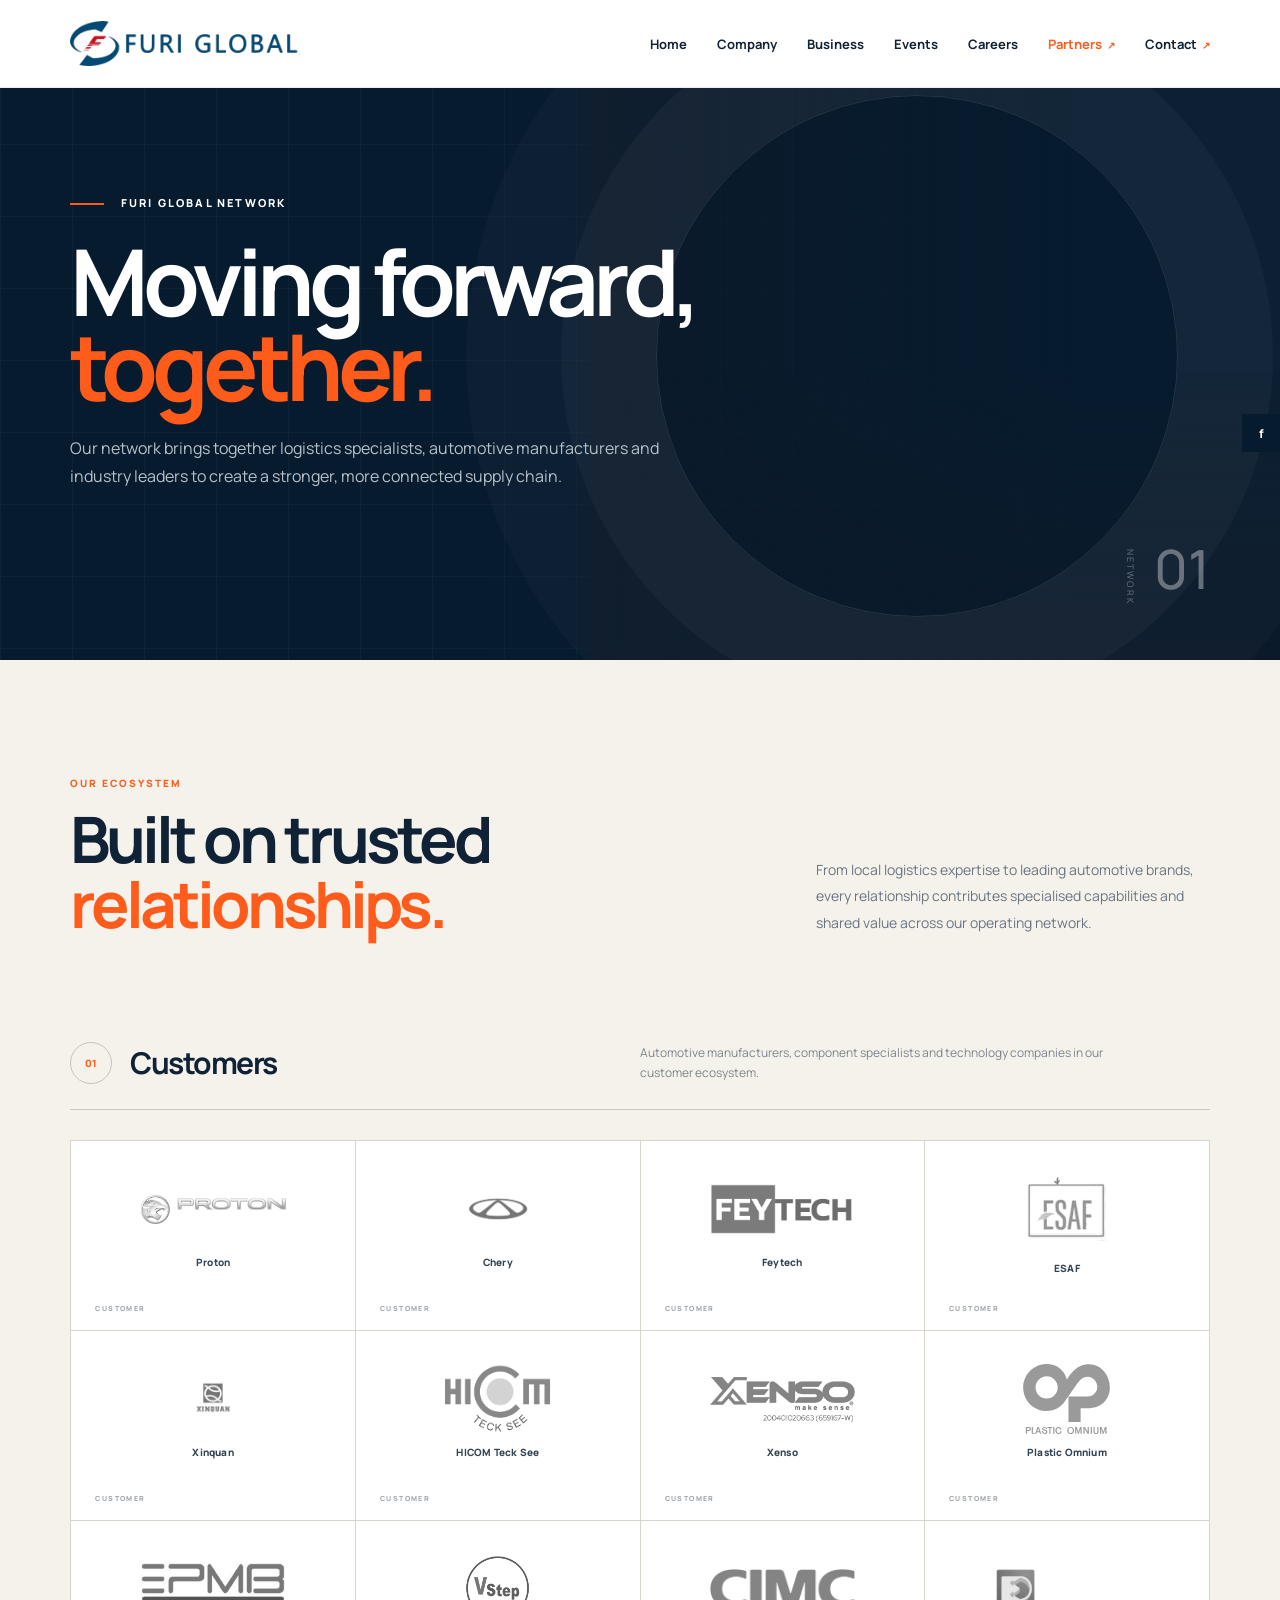
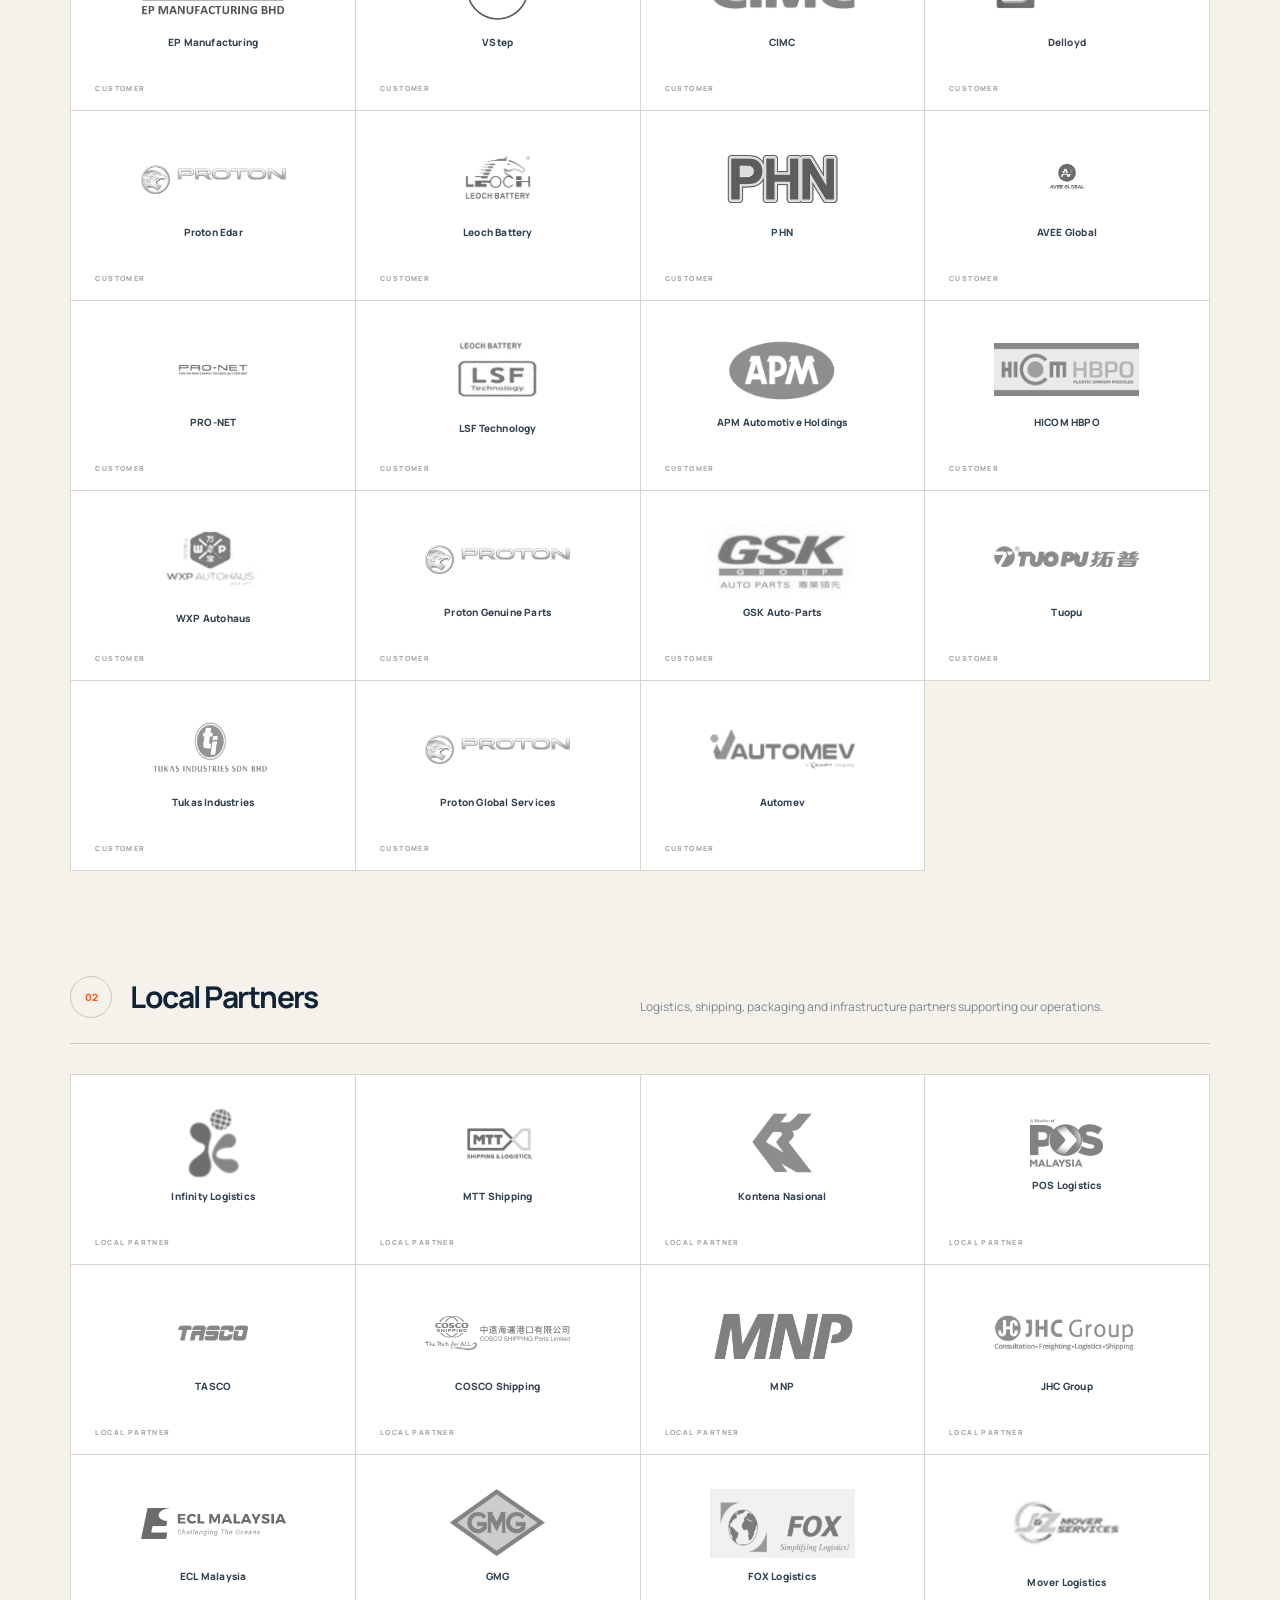
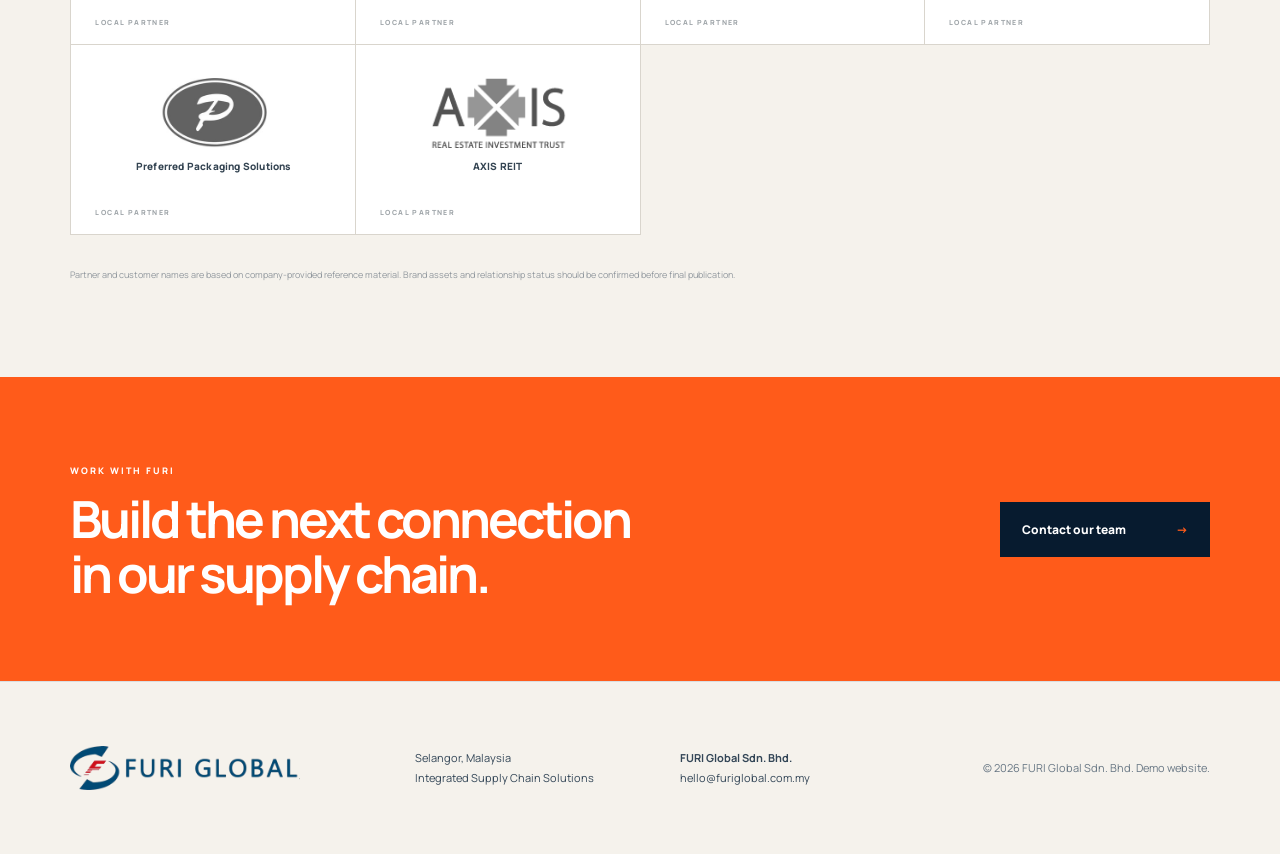
<file: partners.html>
<!doctype html>
<html lang="en">
<head>
  <meta charset="utf-8">
  <meta name="viewport" content="width=device-width, initial-scale=1">
  <meta name="description" content="Explore FURI Global's network of logistics partners and automotive customers.">
  <title>Partners &amp; Customers | FURI Global</title>
  <link rel="icon" type="image/png" href="assets/brand/furi-favicon.png?v=2">
  <link rel="preconnect" href="https://fonts.googleapis.com">
  <link rel="preconnect" href="https://fonts.gstatic.com" crossorigin>
  <link href="https://fonts.googleapis.com/css2?family=Manrope:wght@400;500;600;700;800&amp;display=swap" rel="stylesheet">
  <link rel="stylesheet" href="logistics.css">
  <link rel="stylesheet" href="brand.css?v=2">
  <link rel="stylesheet" href="partners-page.css?v=4">
</head>
<body class="partners-page">
  <header class="site-header">
    <a class="brand brand-logo" href="index.html" aria-label="FURI Global home"><img src="assets/brand/furi-global-logo.png" alt="FURI Global"></a>
    <nav id="main-nav" aria-label="Main navigation">
      <a href="index.html#home">Home</a><a href="index.html#company">Company</a><a href="index.html#business">Business</a><a href="index.html#events">Events</a><a href="index.html#careers">Careers</a><a class="active page-link" href="partners.html" aria-current="page">Partners</a><a class="page-link" href="contact.html">Contact</a>
    </nav>
    <button class="menu-toggle" type="button" aria-label="Open menu" aria-expanded="false">☰</button>
  </header>

  <main>
    <section class="partner-page-hero">
      <div class="partner-hero-grid" aria-hidden="true"></div>
      <div class="partner-hero-visual" role="img" aria-label="Shipping containers and freight operations at a busy port"></div>
      <div class="partner-hero-copy">
        <span class="page-eyebrow"><i></i> FURI GLOBAL NETWORK</span>
        <h1>Moving forward,<br><em>together.</em></h1>
        <p>Our network brings together logistics specialists, automotive manufacturers and industry leaders to create a stronger, more connected supply chain.</p>
      </div>
      <div class="partner-hero-aside" aria-hidden="true"><span>NETWORK</span><b>01</b></div>
    </section>

    <section class="partner-directory" aria-labelledby="directory-title">
      <div class="directory-intro">
        <div><span class="directory-kicker">OUR ECOSYSTEM</span><h2 id="directory-title">Built on trusted<br><em>relationships.</em></h2></div>
        <p>From local logistics expertise to leading automotive brands, every relationship contributes specialised capabilities and shared value across our operating network.</p>
      </div>

      <section class="partner-category" aria-labelledby="local-partners-title">
        <div class="category-heading"><div><span>02</span><h3 id="local-partners-title">Local Partners</h3></div><p>Logistics, shipping, packaging and infrastructure partners supporting our operations.</p></div>
        <div class="directory-grid">
          <article class="directory-card logo-card"><img src="assets/partners/infinity-logistics.png" alt="Infinity Logistics"><small>LOCAL PARTNER</small></article>
          <article class="directory-card logo-card"><img src="assets/partners/mtt-shipping.png" alt="MTT Shipping"><small>LOCAL PARTNER</small></article>
          <article class="directory-card logo-card"><img src="assets/partners/kontena-nasional.png" alt="Kontena Nasional"><small>LOCAL PARTNER</small></article>
          <article class="directory-card logo-card compact-logo"><img src="assets/partners/pos-logistics.png" alt="POS Logistics"><small>LOCAL PARTNER</small></article>
          <article class="directory-card logo-card"><img src="assets/partners/tasco.png" alt="TASCO"><small>LOCAL PARTNER</small></article>
          <article class="directory-card logo-card"><img src="assets/partners/cosco-shipping.svg" alt="COSCO Shipping"><small>LOCAL PARTNER</small></article>
          <article class="directory-card logo-card"><img src="assets/partners/mnp-official.png" alt="MNP"><small>LOCAL PARTNER</small></article>
          <article class="directory-card logo-card"><img src="assets/partners/jhc-group.png" alt="JHC Group"><small>LOCAL PARTNER</small></article>
          <article class="directory-card logo-card"><img src="assets/partners/ecl-malaysia.png" alt="ECL Malaysia"><small>LOCAL PARTNER</small></article>
          <article class="directory-card logo-card"><img src="assets/partners/gmg.png" alt="GMG"><small>LOCAL PARTNER</small></article>
          <article class="directory-card logo-card"><img src="assets/partners/fox-logistics-user.png" alt="FOX Logistics"><small>LOCAL PARTNER</small></article>
          <article class="directory-card logo-card reference-logo"><img src="assets/partners/reference-crops/mover-logistics.png" alt="Mover Logistics"><small>LOCAL PARTNER</small></article>
          <article class="directory-card logo-card"><img src="assets/partners/preferred-packaging.jpg" alt="Preferred Packaging Solutions"><small>LOCAL PARTNER</small></article>
          <article class="directory-card logo-card"><img src="assets/partners/axis-reit.png" alt="AXIS REIT"><small>LOCAL PARTNER</small></article>
        </div>
      </section>

      <section class="partner-category customer-category" aria-labelledby="customers-title">
        <div class="category-heading"><div><span>01</span><h3 id="customers-title">Customers</h3></div><p>Automotive manufacturers, component specialists and technology companies in our customer ecosystem.</p></div>
        <div class="directory-grid">
          <article class="directory-card logo-card"><img src="assets/partners/proton-logo.png" alt="Proton"><small>CUSTOMER</small></article>
          <article class="directory-card logo-card"><img src="assets/partners/chery.png" alt="Chery"><small>CUSTOMER</small></article>
          <article class="directory-card logo-card"><img src="assets/partners/feytech.png" alt="Feytech"><small>CUSTOMER</small></article>
          <article class="directory-card logo-card reference-logo"><img src="assets/partners/reference-crops/esaf.png" alt="ESAF"><small>CUSTOMER</small></article>
          <article class="directory-card logo-card"><img src="assets/partners/xinquan-user.png" alt="Xinquan"><small>CUSTOMER</small></article>
          <article class="directory-card logo-card"><img src="assets/partners/hicom-teck-see.png" alt="HICOM Teck See"><small>CUSTOMER</small></article>
          <article class="directory-card logo-card"><img src="assets/partners/xenso-official.jpg" alt="Xenso"><small>CUSTOMER</small></article>
          <article class="directory-card logo-card"><img src="assets/partners/plastic-omnium.svg" alt="Plastic Omnium"><small>CUSTOMER</small></article>
          <article class="directory-card logo-card"><img src="assets/partners/epmb-logo.png" alt="EP Manufacturing"><small>CUSTOMER</small></article>
          <article class="directory-card logo-card"><img src="assets/partners/vstep-transparent.png" alt="VStep"><small>CUSTOMER</small></article>
          <article class="directory-card logo-card"><img src="assets/partners/cimc-user.png" alt="CIMC"><small>CUSTOMER</small></article>
          <article class="directory-card logo-card"><img src="assets/partners/delloyd-official.png" alt="Delloyd"><small>CUSTOMER</small></article>
          <article class="directory-card logo-card"><img src="assets/partners/proton-logo.png" alt="Proton Edar"><small>CUSTOMER</small></article>
          <article class="directory-card logo-card"><img src="assets/partners/leoch-official.png" alt="Leoch Battery"><small>CUSTOMER</small></article>
          <article class="directory-card logo-card"><img src="assets/partners/phn-official.png" alt="PHN"><small>CUSTOMER</small></article>
          <article class="directory-card logo-card"><img src="assets/partners/avee-global-user.png" alt="AVEE Global"><small>CUSTOMER</small></article>
          <article class="directory-card logo-card"><img src="assets/partners/pro-net-user.png" alt="PRO-NET"><small>CUSTOMER</small></article>
          <article class="directory-card logo-card reference-logo"><img src="assets/partners/reference-crops/lsf-technology.png" alt="LSF Technology"><small>CUSTOMER</small></article>
          <article class="directory-card logo-card"><img src="assets/partners/apm-official.png" alt="APM Automotive Holdings"><small>CUSTOMER</small></article>
          <article class="directory-card logo-card"><img src="assets/partners/hicom-hbpo-official.png" alt="HICOM HBPO"><small>CUSTOMER</small></article>
          <article class="directory-card logo-card reference-logo"><img src="assets/partners/reference-crops/wxp-autohaus.png" alt="WXP Autohaus"><small>CUSTOMER</small></article>
          <article class="directory-card logo-card"><img src="assets/partners/proton-logo.png" alt="Proton Genuine Parts"><small>CUSTOMER</small></article>
          <article class="directory-card logo-card"><img src="assets/partners/gsk-auto-parts-user.png" alt="GSK Auto-Parts"><small>CUSTOMER</small></article>
          <article class="directory-card logo-card"><img src="assets/partners/tuopu-official.png" alt="Tuopu"><small>CUSTOMER</small></article>
          <article class="directory-card logo-card"><img src="assets/partners/tukas-industries-transparent.png" alt="Tukas Industries"><small>CUSTOMER</small></article>
          <article class="directory-card logo-card"><img src="assets/partners/proton-logo.png" alt="Proton Global Services"><small>CUSTOMER</small></article>
          <article class="directory-card logo-card"><img src="assets/partners/automev-official.png" alt="Automev"><small>CUSTOMER</small></article>
        </div>
      </section>

      <p class="directory-note">Partner and customer names are based on company-provided reference material. Brand assets and relationship status should be confirmed before final publication.</p>
    </section>

    <section class="partner-cta">
      <div><span>WORK WITH FURI</span><h2>Build the next connection<br>in our supply chain.</h2></div>
      <a href="contact.html">Contact our team <span>→</span></a>
    </section>
  </main>

  <footer id="contact"><a class="brand brand-logo footer-brand" href="index.html"><img src="assets/brand/furi-global-logo.png" alt="FURI Global"></a><p>Selangor, Malaysia<br>Integrated Supply Chain Solutions</p><p><b>FURI Global Sdn. Bhd.</b><br>hello@furiglobal.com.my</p><span>© 2026 FURI Global Sdn. Bhd. Demo website.</span></footer>
  <aside class="social-rail" aria-label="Social media"><a href="https://www.facebook.com/profile.php?id=61592820811470" target="_blank" rel="noopener noreferrer" aria-label="FURI Global on Facebook">f</a></aside>
  <button class="back-top" type="button" aria-label="Back to top">↑</button>
  <script src="partners-page.js"></script>
</body>
</html>
</file>
<file: logistics.css>
:root{--navy:#071b2f;--orange:#ff5b1a;--cream:#f5f2ec;--ink:#102235;--muted:#697582;--line:#dfe3e6}*{box-sizing:border-box}html{scroll-behavior:smooth}body{margin:0;font-family:Manrope,Arial,sans-serif;color:var(--ink);background:#fff}a{text-decoration:none;color:inherit}.site-header{height:88px;padding:0 5.5vw;display:flex;align-items:center;gap:42px;position:absolute;z-index:10;width:100%;color:#fff;border-bottom:1px solid #ffffff26}.brand{display:flex;align-items:center;gap:11px;margin-right:auto}nav{display:flex;gap:30px;font-size:13px;font-weight:700}nav a:hover{color:var(--orange)}.btn{font-weight:800;font-size:13px}.menu-toggle{display:none;background:none;border:0;color:#fff;font-size:26px}.hero{min-height:810px;background:var(--navy);color:white;position:relative;overflow:hidden;padding:175px 5.5vw 155px}.hero-grid{position:absolute;inset:0;background-image:linear-gradient(#ffffff06 1px,transparent 1px),linear-gradient(90deg,#ffffff06 1px,transparent 1px);background-size:70px 70px;mask-image:linear-gradient(to right,#000,transparent 65%)}.hero:after{content:"";position:absolute;width:600px;height:600px;border:110px solid #ffffff06;border-radius:50%;right:-180px;top:80px}.hero-content{position:relative;z-index:2;max-width:750px}.eyebrow,.kicker{font-size:11px;letter-spacing:2.2px;font-weight:800;color:var(--orange)}.eyebrow{color:#fff}.eyebrow span{display:inline-block;width:34px;height:2px;background:var(--orange);vertical-align:middle;margin-right:12px}.hero h1{font-size:clamp(54px,6vw,88px);line-height:.99;letter-spacing:-5px;margin:25px 0 25px;max-width:800px}.hero h1 em,.section h2 em,.about h2 em{font-style:normal;color:var(--orange)}.hero-content>p{max-width:535px;color:#b7c1ca;font-size:16px;line-height:1.7}.hero-actions{display:flex;align-items:center;gap:30px;margin-top:36px}.btn{padding:17px 23px}.btn-primary{background:var(--orange)}.btn span{margin-left:24px}.play-link{display:flex;align-items:center;gap:12px;font-size:13px}.play{display:grid;place-items:center;border:1px solid #ffffff55;width:48px;height:48px;border-radius:50%;font-size:11px}.hero-visual{position:absolute;right:0;top:88px;width:46%;height:600px;background:linear-gradient(90deg,var(--navy) 0%,transparent 44%),linear-gradient(0deg,var(--navy) 0%,transparent 45%),url('https://images.unsplash.com/photo-1586528116311-ad8dd3c8310d?auto=format&fit=crop&w=1600&q=85') center/cover;filter:saturate(.75);z-index:1}.route{position:absolute;border:1px dashed #ff7138aa;border-radius:50%;width:330px;height:160px;right:60px;top:190px;transform:rotate(-14deg)}.route:after{content:"";position:absolute;width:10px;height:10px;background:var(--orange);border-radius:50%;box-shadow:0 0 0 7px #ff5b1a33;right:24px;top:25px}.route-two{width:200px;height:320px;right:220px;top:120px;transform:rotate(32deg)}.stats{position:absolute;z-index:3;bottom:0;left:0;width:100%;height:118px;background:#fff;color:var(--ink);padding:0 5.5vw;display:grid;grid-template-columns:repeat(4,1fr);align-items:center}.stats div{display:flex;align-items:center;gap:14px;border-right:1px solid var(--line);padding-left:32px}.stats div:first-child{padding-left:0}.stats div:last-child{border:0}.stats strong{font-size:34px}.stats span{font-size:10px;text-transform:uppercase;letter-spacing:1px;color:#78818a;max-width:110px}.trust-strip{padding:24px 5.5vw;background:var(--cream);display:flex;justify-content:space-between;align-items:center;color:#98a0a6}.trust-strip span{font-size:10px;text-transform:uppercase;letter-spacing:1px}.trust-strip b{font-size:16px;letter-spacing:1px}.section{padding:110px 5.5vw}.section-heading{display:grid;grid-template-columns:1.25fr .75fr;align-items:end;gap:70px;margin-bottom:55px}.section h2,.about h2{font-size:clamp(38px,4vw,58px);line-height:1.08;letter-spacing:-3px;margin:13px 0}.section-heading>p,.about-copy>p{color:var(--muted);font-size:14px;line-height:1.8}.service-grid{display:grid;grid-template-columns:repeat(4,1fr);border:1px solid var(--line)}.service-card{padding:35px 28px 32px;min-height:350px;border-right:1px solid var(--line);position:relative;transition:.25s}.service-card:last-child{border:0}.service-card:hover,.service-card.featured{background:var(--navy);color:#fff;transform:translateY(-8px);box-shadow:0 20px 40px #071b2f20}.service-no{font-size:10px;color:#97a1a8}.service-icon{font-size:32px;color:var(--orange);height:80px;display:flex;align-items:center}.service-card h3{font-size:18px}.service-card p{font-size:12px;line-height:1.8;color:#79838c;min-height:87px}.service-card.featured p,.service-card:hover p{color:#aab8c4}.service-card a{font-size:11px;font-weight:800;text-transform:uppercase;letter-spacing:.5px}.service-card a span{float:right;color:var(--orange);font-size:18px}.about{display:grid;grid-template-columns:1fr 1fr;gap:9vw;align-items:center}.about-art{height:530px;background:var(--cream);position:relative;overflow:hidden;display:grid;place-items:center}.big-word{font-size:210px;font-weight:800;color:#e3dfd6;letter-spacing:-20px}.about-art:before,.about-art:after{content:"";position:absolute;border:1px solid #c8c4ba;border-radius:50%;width:430px;height:430px}.about-art:after{width:290px;height:290px}.map-dot{position:absolute;width:11px;height:11px;background:var(--orange);border-radius:50%;box-shadow:0 0 0 8px #ff5b1a26;z-index:2}.d1{top:31%;left:34%}.d2{top:56%;right:31%}.d3{bottom:23%;left:45%}.badge{position:absolute;background:var(--orange);color:#fff;width:125px;height:125px;right:25px;bottom:25px;padding:24px}.badge strong{display:block;font-size:38px;line-height:1}.badge small{font-size:9px;text-transform:uppercase;letter-spacing:1px}.about-copy ul{list-style:none;padding:0;margin-top:30px}.about-copy li{display:flex;gap:16px;margin:20px 0}.about-copy li>span{width:29px;height:29px;background:#fff0e9;color:var(--orange);border-radius:50%;display:grid;place-items:center;font-weight:800}.about-copy li div{display:flex;flex-direction:column}.about-copy li b{font-size:14px}.about-copy li small{color:#7b8690;margin-top:5px}footer{background:#061625;color:#b6c0c8;padding:55px 5.5vw;display:grid;grid-template-columns:1.3fr 1fr 1fr 1fr;align-items:center;font-size:11px;line-height:1.8}.footer-brand{color:#fff}.footer-brand+ p{margin:0}footer>span{text-align:right;color:#73808b}@media(max-width:900px){.site-header{height:72px}.site-header nav{display:none}.menu-toggle{display:block}.site-header.open nav{display:flex;position:absolute;top:72px;left:0;right:0;background:var(--navy);padding:25px;flex-direction:column}.hero{padding-top:135px;min-height:900px}.hero h1{font-size:54px;letter-spacing:-3px}.hero-visual{top:auto;bottom:118px;width:100%;height:360px;opacity:.55}.hero-content{z-index:3}.stats{grid-template-columns:1fr 1fr;height:150px}.stats div:nth-child(2){border:0}.trust-strip b:nth-of-type(n+4){display:none}.service-grid{grid-template-columns:1fr 1fr}.about{grid-template-columns:1fr}.section-heading{grid-template-columns:1fr;gap:10px}footer{grid-template-columns:1fr 1fr;gap:25px}}@media(max-width:560px){.hero{min-height:900px;padding-left:24px;padding-right:24px}.hero h1{font-size:43px}.hero-actions{align-items:flex-start}.stats{padding:15px 20px}.stats strong{font-size:25px}.stats div{padding-left:10px}.trust-strip{gap:20px}.trust-strip b:nth-of-type(n+3){display:none}.section{padding:75px 24px}.service-grid{grid-template-columns:1fr}.service-card{border-right:0;border-bottom:1px solid var(--line)}.about-art{height:390px}.big-word{font-size:150px}footer{grid-template-columns:1fr;padding:45px 24px}footer>span{text-align:left}}
</file>
<file: animations.css>
body{overflow-x:hidden}.page-loader{position:fixed;inset:0;background:var(--navy);z-index:9999;display:grid;place-items:center;transition:opacity .65s ease,visibility .65s}.page-loader.loaded{opacity:0;visibility:hidden}.loader-brand{color:#fff;display:flex;align-items:center;gap:15px;font-size:30px;letter-spacing:5px}.loader-line{position:absolute;width:180px;height:2px;background:#ffffff1c;top:58%;overflow:hidden}.loader-line i{display:block;height:100%;background:var(--orange);animation:loadline 1.2s ease infinite}.scroll-progress{position:fixed;left:0;top:0;width:0;height:3px;background:var(--orange);z-index:999}.site-header{transition:height .35s,background .35s,transform .35s}.site-header.scrolled{position:fixed;height:70px;background:#071b2ff2;backdrop-filter:blur(14px);box-shadow:0 8px 30px #0002;animation:navdrop .45s ease}.hero .eyebrow{animation:heroUp .8s .05s both}.hero h1{animation:heroUp 1s .15s both}.hero-content>p{animation:heroUp 1s .35s both}.hero-actions{animation:heroUp 1s .5s both}.hero-visual{animation:heroZoom 12s ease-out both}.trust-strip{padding-left:0;padding-right:0;overflow:hidden}.trust-track{width:max-content;display:flex;align-items:center;gap:70px;padding-left:5vw;animation:marquee 24s linear infinite}.trust-strip:hover .trust-track{animation-play-state:paused}.reveal{opacity:0;transform:translateY(55px);transition:opacity .8s ease,transform .8s cubic-bezier(.2,.7,.2,1)}.reveal.in-view{opacity:1;transform:none}.service-card.reveal:nth-child(2){transition-delay:.1s}.service-card.reveal:nth-child(3){transition-delay:.2s}.service-card.reveal:nth-child(4){transition-delay:.3s}.social-rail{position:fixed;right:0;top:45%;z-index:20;display:flex;flex-direction:column;box-shadow:0 8px 30px #0002}.social-rail a{width:42px;height:42px;background:#0d4773;color:#fff;display:grid;place-items:center;font-weight:800;font-size:12px}.social-rail a:first-child{background:#174e89}.whatsapp{position:fixed;right:28px;bottom:25px;z-index:30;background:#fff;border-radius:40px;padding:8px 16px 8px 8px;display:flex;align-items:center;gap:9px;box-shadow:0 8px 28px #06162535;font-weight:800;font-size:10px;transition:.25s}.whatsapp:hover{transform:translateY(-4px)}.whatsapp span{width:38px;height:38px;border-radius:50%;display:grid;place-items:center;background:#25d366;color:#fff;font-size:24px}.back-top{position:fixed;right:28px;bottom:90px;width:40px;height:40px;border:0;background:var(--navy);color:#fff;z-index:25;opacity:0;visibility:hidden;transition:.25s;cursor:pointer}.back-top.show{opacity:1;visibility:visible}.counter{min-width:70px}@keyframes loadline{0%{width:0;transform:translateX(0)}60%{width:100%;transform:translateX(0)}100%{width:100%;transform:translateX(100%)}}@keyframes heroUp{from{opacity:0;transform:translateY(35px)}to{opacity:1;transform:none}}@keyframes heroZoom{from{transform:scale(1.08);opacity:.35}to{transform:scale(1);opacity:1}}@keyframes navdrop{from{transform:translateY(-100%)}to{transform:none}}@keyframes marquee{to{transform:translateX(-45%)}}@media(max-width:560px){.social-rail{display:none}.whatsapp small{display:none}.whatsapp{right:16px;padding:7px}.back-top{right:16px}}@media(prefers-reduced-motion:reduce){*,*:before,*:after{animation-duration:.01ms!important;animation-iteration-count:1!important;scroll-behavior:auto!important}.reveal{opacity:1;transform:none}}
</file>
<file: brand.css>
.page-loader{background:#fff}.loader-brand{display:flex;align-items:center;background:transparent;padding:0}.loader-brand img{width:min(420px,72vw);height:auto;filter:drop-shadow(0 10px 30px #00305718)}.loader-line{background:#00305718}.site-header,.site-header.scrolled{background:#fff;color:var(--ink);border-bottom:1px solid #0b365518}.site-header.scrolled{box-shadow:0 8px 30px #00000012}.site-header .menu-toggle{color:var(--navy)}.brand-logo{background:transparent;padding:0;border-radius:0}.brand-logo img{display:block;width:230px;height:auto}.footer-brand{width:max-content}.footer-brand img{width:230px}footer{background:#f5f2ec;color:#334657;border-top:1px solid #d9dee1}footer>span{color:#687784}@media(max-width:900px){.brand-logo img{width:185px}}@media(max-width:560px){.brand-logo{padding:0}.brand-logo img{width:155px}.footer-brand img{width:190px}}

.site-header nav .page-link::after{content:"↗";display:inline-block;margin-left:5px;color:var(--orange);font-size:10px;transition:transform .2s ease}.site-header nav .page-link:hover::after{transform:translate(2px,-2px)}

@media(max-width:900px){
  .site-header .menu-toggle{position:relative;z-index:12;width:44px;height:44px;padding:0;cursor:pointer}
  .site-header.open nav{z-index:11;gap:0;padding:12px 24px 18px;color:#fff;background:#071b2f;box-shadow:0 18px 35px #0004;max-height:calc(100vh - 72px);overflow-y:auto}
  .site-header.open nav a{display:flex;align-items:center;justify-content:space-between;padding:14px 12px;color:#fff!important;font-size:14px;line-height:1.2;opacity:1;border-bottom:1px solid #ffffff18}
  .site-header.open nav a:last-child{border-bottom:0}
  .site-header.open nav a:hover,.site-header.open nav a:focus-visible,.site-header.open nav a.active{color:var(--orange)!important}
}
</file>
<file: sections.css>
.business-section{background:#fff}.business-grid{display:grid;grid-template-columns:repeat(3,1fr);border-top:1px solid var(--line);border-left:1px solid var(--line)}.business-grid article{padding:35px;min-height:285px;border-right:1px solid var(--line);border-bottom:1px solid var(--line);position:relative;transition:.3s}.business-grid article:hover{background:var(--navy);color:#fff;transform:translateY(-5px)}.business-grid article>span{font-size:10px;color:#89949c}.biz-symbol{font-size:35px;color:var(--orange);margin:28px 0 20px}.business-grid h3{font-size:18px}.business-grid p{color:#77838d;font-size:12px;line-height:1.8}.business-grid article:hover p{color:#adbac4}.events-section{background:var(--navy);color:#fff;padding:100px 5.5vw}.events-intro{max-width:650px;margin-bottom:55px}.events-intro h2,.career-copy h2{font-size:clamp(40px,4vw,58px);letter-spacing:-3px;line-height:1.05;margin:13px 0}.events-intro h2 em,.career-copy h2 em,.award-heading h2 em{color:var(--orange);font-style:normal}.events-intro p{color:#aab7c2;font-size:13px;line-height:1.8}.events-intro a{display:inline-block;margin-top:14px;color:var(--orange);font-size:11px;font-weight:800}.event-grid{display:grid;grid-template-columns:2fr 1fr 1fr;gap:18px}.event-card{background:#0d2c49}.event-photo{height:190px;background:center/cover;position:relative;overflow:hidden}.event-photo:after{content:"";position:absolute;inset:0;background:linear-gradient(0deg,#071b2faa,transparent)}.event-one{background-image:url('https://images.unsplash.com/photo-1497366754035-f200968a6e72?auto=format&fit=crop&w=1200&q=80')}.event-two{background-image:url('https://images.unsplash.com/photo-1556761175-b413da4baf72?auto=format&fit=crop&w=800&q=80')}.event-three{background-image:url('https://images.unsplash.com/photo-1517245386807-bb43f82c33c4?auto=format&fit=crop&w=800&q=80')}.event-photo span{position:absolute;z-index:2;top:15px;left:15px;background:var(--orange);padding:7px 10px;font-size:8px;font-weight:800;letter-spacing:1px}.main-event .event-photo{height:270px}.event-card>div:last-child{padding:25px}.event-card small,.award-list small{color:#ff8b5d;font-size:8px;letter-spacing:1.2px}.event-card h3{font-size:18px;margin:10px 0}.main-event h3{font-size:24px}.event-card p{color:#9eacb7;font-size:11px;line-height:1.7}.event-card a,.event-more{font-size:10px;font-weight:800}.event-more{border:0;background:transparent;color:#fff;padding:0;cursor:pointer;font-family:inherit}.event-more:hover,.event-more:focus-visible{color:var(--orange)}.demo-note{font-size:9px;color:#7f91a0;margin-top:24px}.awards-section{display:grid;grid-template-columns:.8fr 1.2fr;gap:9vw;background:var(--cream)}.award-heading h2{font-size:clamp(40px,4vw,58px);letter-spacing:-3px;line-height:1.06;margin:14px 0}.award-heading p{font-size:13px;line-height:1.8;color:#78838c}.award-list article{display:grid;grid-template-columns:60px 1fr 30px;gap:20px;align-items:center;padding:25px 0;border-bottom:1px solid #d2d5d5}.award-medal{width:54px;height:54px;border:1px solid #c8ced0;border-radius:50%;display:grid;place-items:center;color:var(--orange);font-size:20px}.award-list h3{margin:5px 0;font-size:17px}.award-list p{margin:0;color:#7c878f;font-size:11px}.award-list article>span{font-size:10px;color:#a3aaae}.careers-section{padding:95px 8vw;background:#092642;color:#fff;display:grid;grid-template-columns:.85fr 1.15fr;gap:10vw;align-items:center}.career-copy>p{color:#a8b6c1;line-height:1.8;font-size:13px}.career-points{display:flex;flex-direction:column;gap:12px;margin-top:30px;color:#ced7df;font-size:11px}.career-points span::first-letter{color:var(--orange)}.cv-form{background:#fff;color:var(--ink);padding:38px;display:flex;flex-direction:column;gap:15px}.form-title{display:flex;justify-content:space-between;align-items:end;margin-bottom:8px}.form-title span{font-size:9px;color:var(--orange);font-weight:800;letter-spacing:1.5px}.form-title b{font-size:18px}.form-row{display:grid;grid-template-columns:1fr 1fr;gap:12px}.cv-form label{font-size:9px;font-weight:800;text-transform:uppercase;letter-spacing:.8px}.cv-form input,.cv-form select{display:block;width:100%;border:1px solid #dce1e4;padding:14px;margin-top:7px;font:inherit;font-size:11px;background:#fff}.upload-box input{position:absolute;opacity:0;pointer-events:none}.upload-box>span{display:flex;align-items:center;justify-content:space-between;border:1px dashed #bfc8ce;margin-top:7px;padding:18px;cursor:pointer}.upload-box b{color:var(--orange);font-size:11px}.upload-box small{color:#89949c;text-transform:none}.cv-form button{border:0;background:var(--orange);color:#fff;padding:16px;font:inherit;font-size:11px;font-weight:800;cursor:pointer}.cv-form>small{color:#89949c;font-size:8px;text-transform:none}@media(max-width:900px){.business-grid{grid-template-columns:1fr 1fr}.event-grid{grid-template-columns:1fr 1fr}.main-event{grid-column:1/-1}.awards-section,.careers-section{grid-template-columns:1fr}.events-section{padding:80px 5.5vw}}@media(max-width:560px){.business-grid,.event-grid,.form-row{grid-template-columns:1fr}.main-event{grid-column:auto}.events-section,.careers-section{padding:70px 24px}.awards-section{padding:70px 24px}.cv-form{padding:25px}.form-title{align-items:flex-start;flex-direction:column;gap:8px}.upload-box>span{align-items:flex-start;flex-direction:column;gap:8px}}
/* Core business image reveal */
.business-grid article {
  isolation: isolate;
  overflow: hidden;
  background: #fff;
}
.business-grid article::before,
.business-grid article::after {
  content: "";
  position: absolute;
  inset: 0;
  opacity: 0;
  transition: opacity .42s ease, transform .65s ease;
}
.business-grid article::before {
  z-index: -2;
  background-image: var(--business-image);
  background-position: center;
  background-size: cover;
  transform: scale(1.08);
}
.business-grid article::after {
  z-index: -1;
  background: linear-gradient(135deg, rgba(7,27,47,.94), rgba(7,27,47,.67));
}
.business-grid article:hover::before,
.business-grid article:hover::after { opacity: 1; }
.business-grid article:hover::before { transform: scale(1); }
.business-grid article > * { position: relative; z-index: 1; }
.business-grid article:hover > span { color: #b8c8d5; }
.business-grid article:nth-child(1) { --business-image: url('https://images.unsplash.com/photo-1586528116311-ad8dd3c8310d?auto=format&fit=crop&w=1000&q=82'); }
.business-grid article:nth-child(2) { --business-image: url('https://images.unsplash.com/photo-1605732562742-3023a888e56e?auto=format&fit=crop&w=1000&q=82'); }
.business-grid article:nth-child(3) { --business-image: url('https://images.unsplash.com/photo-1519003722824-194d4455a60c?auto=format&fit=crop&w=1000&q=82'); }
.business-grid article:nth-child(4) { --business-image: url('https://images.unsplash.com/photo-1494412519320-aa613dfb7738?auto=format&fit=crop&w=1000&q=82'); }
.business-grid article:nth-child(5) { --business-image: url('https://images.unsplash.com/photo-1578575437130-527eed3abbec?auto=format&fit=crop&w=1000&q=82'); }
.business-grid article:nth-child(6) { --business-image: url('https://images.unsplash.com/photo-1565514020179-026b92b84bb6?auto=format&fit=crop&w=1000&q=82'); }
.business-grid article:nth-child(7) { --business-image: url('https://images.unsplash.com/photo-1553413077-190dd305871c?auto=format&fit=crop&w=1000&q=82'); }
.business-grid article:nth-child(8) { --business-image: url('https://images.unsplash.com/photo-1551288049-bebda4e38f71?auto=format&fit=crop&w=1000&q=82'); }

@media (hover: none) {
  .business-grid article:active::before,
  .business-grid article:active::after { opacity: 1; }
}
</file>
<file: company.css>
.company-direction{background:#f5f2ec}.direction-intro{max-width:730px;margin-bottom:55px}.direction-intro h2,.management-heading h2{font-size:clamp(42px,4.5vw,64px);line-height:1.03;letter-spacing:-3.5px;margin:14px 0}.direction-intro h2 em,.management-heading h2 em{color:var(--orange);font-style:normal}.direction-intro p{max-width:570px;color:#6f7c86;font-size:13px;line-height:1.8}.direction-grid{display:grid;grid-template-columns:1fr 1fr}.direction-card{min-height:390px;padding:42px;position:relative;border:1px solid #d7dcde;background:#fff}.direction-card+.direction-card{border-left:0}.direction-number{position:absolute;right:30px;top:25px;font-size:10px;color:#9da5aa}.direction-icon{width:62px;height:62px;display:grid;place-items:center;border-radius:50%;background:#fff0e9;color:var(--orange);font-size:27px;margin-bottom:45px}.direction-card small{font-size:9px;letter-spacing:1.8px;font-weight:800;color:var(--orange)}.direction-card h3{font-size:24px;line-height:1.35;max-width:520px;margin:14px 0}.direction-card p{color:#74808a;font-size:12px;line-height:1.8;max-width:530px}.mission-card{background:var(--navy);color:#fff;border-color:var(--navy)}.mission-card p{color:#a8b5bf}.mission-card .direction-icon{background:#ffffff12}.values-row{display:grid;grid-template-columns:repeat(5,1fr);border:1px solid #d7dcde;border-top:0;background:#fff}.values-row span{padding:21px 15px;text-align:center;border-right:1px solid #d7dcde;font-size:10px;font-weight:800;text-transform:uppercase;letter-spacing:.6px}.values-row span:last-child{border:0}.values-row span:before{content:"•";color:var(--orange);margin-right:8px}.management-section{padding:105px 5.5vw;background:#071b2f;color:#fff}.management-heading{display:grid;grid-template-columns:1fr 1fr;gap:90px;align-items:end;margin-bottom:55px}.management-heading>p{color:#9eacb7;line-height:1.8;font-size:13px;max-width:500px}.team-grid{display:grid;grid-template-columns:repeat(4,1fr);gap:14px}.team-card{background:#0d2c49;position:relative;transition:.3s;overflow:hidden}.team-card:hover{transform:translateY(-8px);background:#103654}.team-portrait{height:210px;background:linear-gradient(145deg,#133b5c,#081f35);display:grid;place-items:center;position:relative;overflow:hidden}.team-portrait:before,.team-portrait:after{content:"";position:absolute;border:1px solid #ffffff12;border-radius:50%;width:190px;height:190px}.team-portrait:after{width:125px;height:125px}.team-portrait span{font-size:40px;font-weight:800;color:#ffffff2b;letter-spacing:-2px}.team-info{padding:25px;min-height:170px}.team-info small{color:#ff7a45;font-size:8px;letter-spacing:1.1px}.team-info h3{font-size:16px;margin:9px 0 12px}.team-info p{font-size:10px;color:#97a8b5;line-height:1.7;margin:0}.team-index{position:absolute;right:18px;bottom:15px;color:#ffffff22;font-size:11px}.management-note{font-size:9px;color:#6f8494;margin-top:22px}.direction-card.reveal:nth-child(2),.team-card.reveal:nth-child(2){transition-delay:.1s}.team-card.reveal:nth-child(3){transition-delay:.2s}.team-card.reveal:nth-child(4){transition-delay:.3s}@media(max-width:1000px){.team-grid{grid-template-columns:1fr 1fr}.management-heading{gap:30px}.values-row{grid-template-columns:repeat(3,1fr)}}@media(max-width:700px){.direction-grid,.management-heading{grid-template-columns:1fr}.direction-card+.direction-card{border-left:1px solid #d7dcde;border-top:0}.values-row{grid-template-columns:1fr 1fr}.team-grid{grid-template-columns:1fr}.management-section{padding:75px 24px}.company-direction{padding-left:24px;padding-right:24px}.team-card{display:grid;grid-template-columns:130px 1fr}.team-portrait{height:100%;min-height:180px}.team-info{min-height:180px}.management-heading{margin-bottom:35px}.values-row span{text-align:left}.direction-card{padding:30px;min-height:360px}}@media(max-width:430px){.team-card{grid-template-columns:105px 1fr}.team-info{padding:20px 15px}.team-portrait span{font-size:28px}}
.direction-grid{grid-template-columns:repeat(3,1fr)}
.direction-card h3{font-size:21px}
.purpose-card ul{margin:15px 0 0;padding:0;list-style:none}
.purpose-card li{position:relative;padding-left:22px;margin:0 0 18px;color:#102235;font-size:21px;font-weight:700;line-height:1.35;letter-spacing:-.4px}
.purpose-card li:before{content:"•";position:absolute;left:0;color:var(--orange);font-weight:800}
.purpose-card .direction-icon{background:#fff0e9}
.direction-card{overflow:hidden;transition:transform .35s ease,box-shadow .35s ease,background-color .35s ease}
.direction-card:after{content:"";position:absolute;left:0;right:0;bottom:0;height:5px;background:var(--orange);transform:scaleX(0);transform-origin:left;transition:transform .4s ease}
.direction-card:hover{z-index:2;transform:translateY(-9px);box-shadow:0 24px 48px #071b2f24}
.direction-card:hover:after{transform:scaleX(1)}
.direction-card .direction-icon{transition:transform .4s ease,background-color .35s ease}
.direction-card:hover .direction-icon{transform:rotate(8deg) scale(1.1)}
.vision-card:hover,.purpose-card:hover{background:#fffaf7}
.mission-card:hover{background:#0d2c49}
@media(max-width:1000px){.direction-grid{grid-template-columns:repeat(3,minmax(0,1fr))}.direction-card{min-height:390px;padding:30px}.direction-card h3,.purpose-card li{font-size:18px}}
@media(max-width:700px){.direction-grid{grid-template-columns:1fr}.direction-card+.direction-card{border-left:1px solid #d7dcde;border-top:0}.direction-card{min-height:320px}}
.team-portrait img{position:relative;z-index:1;width:100%;height:100%;object-fit:cover;object-position:center top;filter:saturate(.88);transition:transform .45s,filter .45s}.team-card:hover .team-portrait img{transform:scale(1.04);filter:saturate(1)}
</file>
<file: modal.css>
body:has(.event-modal[open]){overflow:hidden}.event-modal{width:min(1040px,calc(100% - 40px));height:min(680px,88vh);max-height:88vh;padding:0;border:0;border-radius:30px;background:#f7f8f8;color:var(--ink);box-shadow:0 40px 140px #000c;overflow:hidden;animation:modalEnter .5s cubic-bezier(.18,.8,.2,1)}.event-modal[open]{display:grid;grid-template-columns:42% 58%}.event-modal::backdrop{background:radial-gradient(circle at 25% 25%,#163d55dd,#021019f2 70%);backdrop-filter:blur(12px);animation:backdropIn .3s ease}.modal-close{position:absolute;z-index:5;right:18px;top:18px;width:46px;height:46px;border:1px solid #ffffff50;border-radius:50%;background:#071b2fe8;color:#fff;font:300 25px/1 Manrope,sans-serif;cursor:pointer;backdrop-filter:blur(8px);transition:.25s}.modal-close:hover,.modal-close:focus-visible{background:var(--orange);border-color:var(--orange);transform:rotate(90deg) scale(1.06)}.modal-image{height:100%;min-height:520px;background:center/cover;position:relative;overflow:hidden}.modal-image:before{content:"";position:absolute;inset:0;background:linear-gradient(180deg,#071b2f21 10%,#071b2f00 38%,#071b2fe8 100%)}.modal-image:after{content:"";position:absolute;width:360px;height:360px;border:1px solid #ffffff30;border-radius:50%;left:-150px;bottom:-140px;box-shadow:0 0 0 58px #ffffff0b,0 0 0 116px #ffffff08}.modal-event-tag{position:absolute;z-index:2;left:28px;top:28px;background:var(--orange);color:#fff;padding:10px 15px;border-radius:30px;font-size:8px;font-weight:800;letter-spacing:1.3px;box-shadow:0 10px 30px #ff5b1a4f}.modal-image-caption{position:absolute;z-index:2;left:30px;bottom:34px;color:#fff;font-size:9px;font-weight:800;letter-spacing:2px;writing-mode:vertical-rl;transform:rotate(180deg)}.modal-content{position:relative;padding:58px 54px 36px;overflow-y:auto;overflow-x:hidden;background:radial-gradient(circle at 105% 8%,#ff5b1a12 0 90px,transparent 91px),#f7f8f8}.modal-content:before{content:"";position:absolute;width:150px;height:150px;border:1px solid #071b2f0a;border-radius:50%;right:-70px;top:-60px}.modal-title-row{position:relative}.modal-content small{display:inline-flex;align-items:center;gap:9px;color:var(--orange);font-size:9px;font-weight:800;letter-spacing:1.5px}.modal-content small:before{content:"";width:30px;height:2px;background:var(--orange)}.modal-content h2{font-size:clamp(33px,4vw,52px);letter-spacing:-3px;line-height:1.01;margin:15px 0 24px;max-width:620px}.modal-year{position:absolute;right:-25px;top:50px;font-size:74px;font-weight:800;color:#071b2f08;line-height:1;transform:rotate(90deg)}.modal-content>p{font-size:14px;line-height:1.9;color:#5d707c;max-width:600px;margin:0}.modal-details{margin-top:30px;padding-top:24px;border-top:1px solid #d8dee1}.modal-details h3{font-size:10px;letter-spacing:1.6px;text-transform:uppercase;margin:0 0 17px;color:#243b4d}.modal-details ul{counter-reset:highlight;list-style:none;padding:0;margin:0;display:grid;gap:10px}.modal-details li{counter-increment:highlight;min-height:45px;padding:8px 10px 8px 56px;display:flex;align-items:center;position:relative;color:#536773;font-size:11px;line-height:1.5;transition:.25s}.modal-details li:before{content:"0" counter(highlight);position:absolute;left:0;top:50%;transform:translateY(-50%);width:38px;height:38px;border-radius:50%;display:grid;place-items:center;background:#fff0e9;color:var(--orange);font-size:9px;font-weight:800;box-shadow:inset 0 0 0 1px #ff5b1a21}.modal-details li:hover{color:var(--ink);transform:translateX(5px)}.modal-details li:hover:before{background:var(--orange);color:#fff}.modal-footer{display:flex;justify-content:space-between;align-items:center;gap:20px;margin-top:25px;padding-top:18px;border-top:1px dashed #d4dade}.modal-content .modal-disclaimer{font-size:8px;color:#929da4;margin:0;max-width:290px}.modal-footer>span{font-size:8px;letter-spacing:1.2px;font-weight:800;color:#385165;text-transform:uppercase;white-space:nowrap}@keyframes modalEnter{from{opacity:0;transform:translateY(40px) scale(.94)}to{opacity:1;transform:none}}@keyframes backdropIn{from{opacity:0}to{opacity:1}}@media(max-width:760px){.event-modal{width:min(600px,calc(100% - 24px));height:auto;max-height:92vh;border-radius:22px;overflow:auto}.event-modal[open]{display:block}.modal-image{height:245px;min-height:245px}.modal-image-caption{writing-mode:initial;transform:none;left:22px;bottom:20px}.modal-event-tag{left:20px;top:20px}.modal-content{padding:34px 25px 30px;overflow:visible}.modal-close{right:12px;top:12px;width:40px;height:40px}.modal-content h2{letter-spacing:-1.8px}.modal-year{display:none}.modal-content>p{font-size:12px;line-height:1.75}.modal-footer{align-items:flex-start;flex-direction:column-reverse}.modal-details li{padding-right:0}}
</file>
<file: event-gallery.css>
.event-one {
  background-image: url('assets/events/kpi-review/photo-01.png');
  background-position: center 22%;
}

.event-one::after {
  background: linear-gradient(0deg, #071b2f66 0%, #071b2f12 48%, transparent 75%);
}

.event-two {
  background-image: url('assets/events/cny-celebration/photo-01.png');
  background-position: center 28%;
}

.event-two::after {
  background: linear-gradient(0deg, #071b2f5c 0%, #071b2f0d 50%, transparent 76%);
}

.event-three {
  background-image: url('assets/events/annual-dinner-2026/cover.png');
  background-position: center 38%;
}

.event-three::after {
  background: linear-gradient(0deg, #071b2f5c 0%, #071b2f0d 48%, transparent 74%);
}

.events-section .event-four {
  background-image: url('assets/events/raya-open-house-2026/photo-02.jpg');
  background-position: center 42%;
}

.events-section .event-four::after {
  background: linear-gradient(0deg, #071b2f5c 0%, #071b2f0d 50%, transparent 76%);
}

.event-gallery {
  display: grid;
  grid-template-columns: repeat(3, 1fr);
  gap: 8px;
  margin-top: 26px;
}

.event-gallery[hidden] { display: none; }

.event-gallery button {
  height: 82px;
  padding: 0;
  overflow: hidden;
  border: 0;
  border-radius: 8px;
  outline: 2px solid transparent;
  outline-offset: 2px;
  background: #dfe5e8;
  cursor: pointer;
}

.event-gallery button:hover,
.event-gallery button.active { outline-color: var(--orange); }

.event-gallery img {
  display: block;
  width: 100%;
  height: 100%;
  object-fit: cover;
  transition: transform .25s ease;
}

.event-gallery button:hover img { transform: scale(1.06); }

@media (max-width: 560px) {
  .event-gallery { grid-template-columns: repeat(2, 1fr); }
  .event-gallery button { height: 92px; }
}
</file>
<file: events.css>
.event-four{background-image:url('https://images.unsplash.com/photo-1586528116493-da8b9346ad93?auto=format&fit=crop&w=900&q=80')}.event-five{background-image:url('https://images.unsplash.com/photo-1551836022-d5d88e9218df?auto=format&fit=crop&w=900&q=80')}.event-six{background-image:url('https://images.unsplash.com/photo-1565793298595-6a879b1d9492?auto=format&fit=crop&w=900&q=80')}.event-seven{background-image:url('https://images.unsplash.com/photo-1497250681960-ef046c08a56e?auto=format&fit=crop&w=900&q=80')}.event-eight{background-image:url('https://images.unsplash.com/photo-1521737711867-e3b97375f902?auto=format&fit=crop&w=900&q=80')}.event-nine{background-image:url('https://images.unsplash.com/photo-1454165804606-c3d57bc86b40?auto=format&fit=crop&w=900&q=80')}.event-ten{background-image:url('https://images.unsplash.com/photo-1511578314322-379afb476865?auto=format&fit=crop&w=900&q=80')}.event-slider-tools{display:flex;align-items:center;justify-content:space-between;gap:25px;margin-top:26px}.event-slider-tools>span{font-size:8px;letter-spacing:1.6px;font-weight:800;color:#7f94a4}.event-slider-controls{display:flex;gap:8px}.event-slider-controls button{width:46px;height:46px;border:1px solid #ffffff2b;border-radius:50%;background:transparent;color:#fff;font:600 18px/1 Manrope,sans-serif;cursor:pointer;transition:.25s}.event-slider-controls button:hover:not(:disabled){background:var(--orange);border-color:var(--orange);transform:scale(1.06)}.event-slider-controls button:disabled{opacity:.25;cursor:not-allowed}.event-slider-controls .event-autoplay{font-size:12px;background:#ffffff0b}.event-slider-controls .event-autoplay.is-paused{color:var(--orange);border-color:#ff5b1a70}.events-section .event-grid{display:flex;gap:18px;overflow-x:auto;scroll-snap-type:x mandatory;overscroll-behavior-inline:contain;scrollbar-width:none;cursor:grab;padding:8px 5px 30px;margin:0 -5px}.events-section .event-grid::-webkit-scrollbar{display:none}.events-section .event-grid.dragging{cursor:grabbing;scroll-snap-type:none;user-select:none}.events-section .event-card{flex:0 0 clamp(280px,27vw,360px);scroll-snap-align:start;transition:transform .3s,box-shadow .3s}.events-section .event-card.main-event{flex-basis:clamp(440px,46vw,610px)}.events-section .event-card:hover{transform:translateY(-7px);box-shadow:0 20px 45px #0003}.events-section .event-card .event-photo{height:210px}.events-section .event-card.main-event .event-photo{height:270px}.events-section .event-card h3{min-height:44px}.events-section .main-event h3{min-height:0}.event-slider-progress{height:2px;background:#ffffff18;overflow:hidden;margin-top:4px}.event-slider-progress i{display:block;width:100%;height:100%;background:var(--orange);transform:scaleX(.08);transform-origin:left;transition:transform .15s}.events-section .demo-note{margin-top:18px}@media(max-width:760px){.event-slider-tools{align-items:flex-end}.events-section .event-card{flex-basis:82vw}.events-section .event-card.main-event{flex-basis:88vw}.event-slider-controls button{width:42px;height:42px}.events-section .event-card h3{min-height:0}}@media(max-width:480px){.event-slider-tools>span{max-width:120px;line-height:1.5}.events-section .event-card .event-photo,.events-section .event-card.main-event .event-photo{height:210px}}
</file>
<file: partners.css>
.partner-strip {
  position: relative;
  min-height: 142px;
  padding: 0;
  background: #f5f2ec;
  border-bottom: 1px solid #e2ddd4;
  overflow: hidden;
}

.partner-label {
  position: absolute;
  z-index: 2;
  inset: 0 auto 0 0;
  width: 185px;
  padding-left: 5.5vw;
  display: flex;
  flex-direction: column;
  justify-content: center;
  background: linear-gradient(90deg, #f5f2ec 78%, transparent);
}

.partner-label small {
  color: #ff5b1a;
  font-size: 8px;
  font-weight: 800;
  letter-spacing: 1.6px;
}

.partner-label strong {
  margin-top: 5px;
  color: #102235;
  font-size: 14px;
  white-space: nowrap;
}

.partner-label > a {
  margin-top: 9px;
  color: #65717c;
  font-size: 8px;
  font-weight: 800;
  letter-spacing: .8px;
  text-transform: uppercase;
  white-space: nowrap;
}

.partner-label > a span { color: #ff5b1a; }
.partner-label > a:hover { color: #ff5b1a; }

.partner-strip .partner-track {
  gap: 0;
  padding: 0;
  margin-left: 170px;
  animation: partnerMarquee 42s linear infinite;
}

.partner-group {
  display: flex;
  flex-shrink: 0;
  align-items: center;
}

.partner-group img {
  width: 170px;
  height: 140px;
  padding: 30px 27px;
  object-fit: contain;
  mix-blend-mode: multiply;
  filter: grayscale(1);
  opacity: .58;
  border-right: 1px solid #ddd8cf;
  transition: filter .3s, opacity .3s, transform .3s;
}

.partner-group img[src*="infinity-logistics"],
.partner-group img[src*="kontena-nasional"],
.partner-group img[src*="chery"] {
  padding: 40px 42px;
}

.partner-group img[src*="tasco"] {
  padding: 36px 31px;
}

.partner-group img[src*="pos-logistics"] {
  padding: 47px 43px;
}

.partner-group img:hover {
  filter: grayscale(0);
  opacity: 1;
  transform: scale(1.06);
}

@keyframes partnerMarquee {
  to { transform: translateX(-50%); }
}

@media (max-width: 700px) {
  .partner-strip { min-height: 112px; }
  .partner-label { width: 125px; padding-left: 24px; }
  .partner-label strong { font-size: 11px; }
  .partner-strip .partner-track { margin-left: 110px; }
  .partner-group img { width: 135px; height: 110px; padding: 24px 20px; }
  .partner-group img[src*="infinity-logistics"],
  .partner-group img[src*="kontena-nasional"],
  .partner-group img[src*="chery"] { padding: 32px 34px; }
  .partner-group img[src*="tasco"] { padding: 29px 25px; }
  .partner-group img[src*="pos-logistics"] { padding: 37px 34px; }
}

@media (prefers-reduced-motion: reduce) {
  .partner-strip .partner-track { animation: none; overflow-x: auto; }
  .partner-group[aria-hidden="true"] { display: none; }
}
</file>
<file: forms.css>
.cv-form button:disabled {
  cursor: wait;
  opacity: .72;
}

#cv-result {
  min-height: 16px;
  line-height: 1.5;
}

#cv-result.form-success {
  color: #18794e;
  font-weight: 700;
}

#cv-result.form-error {
  color: #b42318;
  font-weight: 700;
}

.upload-box > span.file-selected {
  border-color: #18794e;
  background: #f0faf5;
}

.upload-box > span.file-selected b {
  max-width: 70%;
  overflow: hidden;
  color: #18794e;
  text-overflow: ellipsis;
  white-space: nowrap;
}

.upload-box > span.file-selected small {
  color: #18794e;
  font-weight: 700;
}

.cv-success-modal {
  width: min(520px, calc(100vw - 32px));
  padding: 54px 54px 46px;
  border: 0;
  border-radius: 24px;
  color: #102235;
  text-align: center;
  box-shadow: 0 30px 90px #06162555;
}

.cv-success-modal::backdrop {
  background: #061625c7;
  backdrop-filter: blur(8px);
}

.cv-success-close {
  position: absolute;
  top: 17px;
  right: 19px;
  width: 38px;
  height: 38px;
  border: 0;
  border-radius: 50%;
  background: #f3f5f6;
  color: #102235;
  font-size: 21px;
  cursor: pointer;
}

.cv-success-icon {
  width: 76px;
  height: 76px;
  margin: 0 auto 24px;
  display: grid;
  place-items: center;
  border-radius: 50%;
  background: #eaf8f0;
  color: #18794e;
  font-size: 34px;
  font-weight: 800;
  box-shadow: 0 0 0 12px #f4fbf7;
}

.cv-success-modal > small {
  color: #ff5b1a;
  font-size: 9px;
  font-weight: 800;
  letter-spacing: 1.8px;
}

.cv-success-modal h2 {
  margin: 13px 0 16px;
  font-size: clamp(31px, 4vw, 43px);
  line-height: 1.06;
  letter-spacing: -2px;
}

.cv-success-modal p {
  margin: 0 auto 28px;
  max-width: 390px;
  color: #697582;
  font-size: 12px;
  line-height: 1.8;
}

.cv-success-done {
  width: 100%;
  padding: 15px 20px;
  border: 0;
  border-radius: 4px;
  background: #ff5b1a;
  color: #fff;
  font: 800 11px Manrope, sans-serif;
  cursor: pointer;
}

@media (max-width: 560px) {
  .cv-success-modal { padding: 47px 25px 28px; }
}
</file>
<file: about-visual.css>
.about-art.about-photo {
  display: block;
  isolation: isolate;
  background:
    linear-gradient(180deg, #071b2f1c 0%, #071b2f14 42%, #071b2fe8 100%),
    url('https://images.unsplash.com/photo-1565793298595-6a879b1d9492?auto=format&fit=crop&w=1200&q=85') center/cover;
  box-shadow: 0 24px 60px #071b2f1c;
}

.about-art.about-photo::before,
.about-art.about-photo::after {
  display: none;
}

.about-photo-top {
  position: absolute;
  top: 28px;
  left: 28px;
  z-index: 2;
  display: flex;
  flex-direction: column;
  padding: 13px 15px;
  border-left: 3px solid #ff5b1a;
  background: #071b2fd9;
  color: #fff;
  backdrop-filter: blur(8px);
}

.about-photo-top span {
  font-size: 11px;
  font-weight: 800;
  letter-spacing: 1.5px;
}

.about-photo-top small {
  margin-top: 4px;
  color: #aebdca;
  font-size: 7px;
  letter-spacing: 1.2px;
}

.about-photo-caption {
  position: absolute;
  left: 34px;
  right: 178px;
  bottom: 38px;
  z-index: 2;
  color: #fff;
}

.about-photo-caption i {
  display: block;
  width: 42px;
  height: 2px;
  background: #ff5b1a;
}

.about-photo-caption p {
  margin: 13px 0 0;
  max-width: 330px;
  font-size: 13px;
  font-weight: 600;
  line-height: 1.65;
}

.about-photo .badge {
  z-index: 3;
  width: 130px;
  height: 130px;
  right: 24px;
  bottom: 24px;
  padding: 25px 20px;
  box-shadow: 0 18px 35px #06162547;
}

@media (max-width: 560px) {
  .about-photo-caption { left: 24px; right: 145px; bottom: 27px; }
  .about-photo-caption p { font-size: 11px; }
  .about-photo .badge { width: 112px; height: 112px; right: 18px; bottom: 18px; padding: 21px 16px; }
  .about-photo .badge strong { font-size: 30px; }
}
</file>
<file: warehouse.css>
.warehouse-section{padding:110px 5.5vw;background:#eef0ef;color:#102235}.warehouse-heading{display:grid;grid-template-columns:1fr .75fr;gap:8vw;align-items:end;margin-bottom:55px}.warehouse-heading h2{margin:13px 0 0;font-size:clamp(43px,4.8vw,68px);line-height:1;letter-spacing:-4px}.warehouse-heading h2 em{color:#ff5b1a;font-style:normal}.warehouse-heading>p{max-width:570px;margin:0;color:#697582;font-size:13px;line-height:1.85}.warehouse-explorer{display:grid;grid-template-columns:.92fr 1.08fr;min-height:680px;background:#fff;border:1px solid #d6dcde}.warehouse-map-panel{padding:35px;position:relative;display:flex;flex-direction:column;overflow:hidden;background:#071b2f;color:#fff}.map-title{position:relative;z-index:2;display:flex;flex-direction:column}.map-title small{color:#ff7a45;font-size:8px;font-weight:800;letter-spacing:1.7px}.map-title strong{margin-top:7px;font-size:19px}.map-canvas{width:min(100%,520px);aspect-ratio:1/1;margin:auto;position:relative}.map-canvas>img{width:100%;height:100%;object-fit:contain;filter:grayscale(1) sepia(.35) hue-rotate(145deg) saturate(1.35) contrast(1.08);opacity:.52;mix-blend-mode:screen}.map-hotspot{position:absolute;width:19px;height:19px;padding:0;border:3px solid #ff5b1a;border-radius:50%;background:#071b2f;cursor:pointer;box-shadow:0 0 0 0 #ff5b1a66;animation:mapPulse 2.2s infinite}.map-hotspot>i{position:absolute;inset:3px;border-radius:50%;background:#fff}.tanjong-hotspot{left:29.5%;top:66%}.shah-hotspot{left:28%;top:75%}.map-hotspot>span{width:190px;padding:12px 14px;position:absolute;z-index:3;left:25px;top:50%;display:flex;flex-direction:column;gap:3px;transform:translate(8px,-50%);opacity:0;pointer-events:none;background:#fff;color:#102235;box-shadow:0 15px 35px #0005;text-align:left;transition:.25s}.map-hotspot>span:before{content:"";position:absolute;left:-6px;top:50%;width:12px;height:12px;background:#fff;transform:translateY(-50%) rotate(45deg)}.map-hotspot>span b{font-size:11px}.map-hotspot>span small{color:#7a858e;font-size:8px}.map-hotspot:hover>span,.map-hotspot:focus-visible>span,.map-hotspot.active>span{opacity:1;transform:translate(0,-50%)}.map-hotspot:hover,.map-hotspot:focus-visible,.map-hotspot.active{outline:0;background:#ff5b1a}.map-legend{position:relative;z-index:2;display:flex;justify-content:space-between;align-items:center;color:#778b9c;font-size:8px;letter-spacing:1px}.map-legend span{display:flex;align-items:center;gap:7px}.map-legend i{width:7px;height:7px;border-radius:50%;background:#ff5b1a}.map-legend b{font-size:8px}.warehouse-list{display:grid;grid-template-columns:1fr 1fr}.warehouse-card{padding:28px;position:relative;overflow:hidden;border-right:1px solid #dce1e3;border-bottom:1px solid #dce1e3;background:#fff;transition:transform .3s,box-shadow .3s,background .3s,opacity .3s}.warehouse-card:before{content:"";position:absolute;left:0;bottom:0;width:5px;height:0;background:#ff5b1a;transition:height .3s}.warehouse-card:hover,.warehouse-card.active{z-index:2;transform:translateY(-6px);box-shadow:0 18px 38px #071b2f1c;background:#fffaf7}.warehouse-card:hover:before,.warehouse-card.active:before{height:100%}.warehouse-card-top{display:flex;justify-content:space-between;align-items:center}.warehouse-card-top>span{color:#a2aab0;font-size:9px}.warehouse-card-top small{color:#ff5b1a;font-size:7px;font-weight:800;letter-spacing:1px}.warehouse-card h3{margin:30px 0 22px;font-size:20px;letter-spacing:-.7px}.warehouse-card dl{margin:0}.warehouse-card dl>div{padding:8px 0;display:grid;grid-template-columns:70px 1fr;gap:10px;border-top:1px solid #e5e8e9}.warehouse-card dt{color:#919ba2;font-size:8px;text-transform:uppercase;letter-spacing:.8px}.warehouse-card dd{margin:0;color:#566572;font-size:10px;line-height:1.5}.featured-warehouse{background:#f5f2ec}.warehouse-section[data-active-location="tanjong"] .warehouse-card[data-location="shah"],.warehouse-section[data-active-location="shah"] .warehouse-card[data-location="tanjong"]{opacity:.34}.warehouse-note{margin:22px 0 0;color:#8a949b;font-size:8px}.warehouse-section:has(.warehouse-card[data-location="tanjong"]:hover) .tanjong-hotspot,.warehouse-section:has(.warehouse-card[data-location="shah"]:hover) .shah-hotspot{background:#ff5b1a;box-shadow:0 0 0 9px #ff5b1a26}@keyframes mapPulse{70%{box-shadow:0 0 0 12px #ff5b1a00}100%{box-shadow:0 0 0 0 #ff5b1a00}}@media(max-width:1000px){.warehouse-explorer{grid-template-columns:1fr}.warehouse-map-panel{min-height:570px}.warehouse-list{grid-template-columns:repeat(3,1fr)}}@media(max-width:700px){.warehouse-section{padding:75px 24px}.warehouse-heading{grid-template-columns:1fr;gap:18px}.warehouse-heading h2{letter-spacing:-3px}.warehouse-map-panel{min-height:470px;padding:25px 18px}.map-canvas{width:100%}.map-hotspot>span{width:155px}.warehouse-list{grid-template-columns:1fr}.warehouse-card{min-height:220px}.warehouse-card h3{margin-top:25px}}
@media(prefers-reduced-motion:reduce){.map-hotspot{animation:none}.warehouse-card,.map-hotspot>span{transition:none}}

/* Clean interactive map state */
.map-canvas>img{filter:invert(69%) sepia(10%) saturate(730%) hue-rotate(127deg) brightness(86%) contrast(88%);opacity:.72;mix-blend-mode:normal}
.map-hotspot{width:15px;height:15px;border-width:2px}
.map-hotspot>i{inset:3px}
.tanjong-hotspot{left:47%;top:60.5%}.shah-hotspot{left:45.5%;top:68.5%}
.warehouse-list{min-height:680px;position:relative;align-content:stretch;background:#f8f7f4}
.warehouse-list:before{content:"Hover a location on the map\A to explore its warehouses";white-space:pre;position:absolute;inset:0;display:grid;place-items:center;color:#879198;font-size:12px;line-height:1.8;letter-spacing:.3px;text-align:center}
.warehouse-card{display:none;opacity:1}
.warehouse-section[data-active-location="tanjong"] .warehouse-list:before,.warehouse-section[data-active-location="shah"] .warehouse-list:before{display:none}
.warehouse-section[data-active-location="tanjong"] .warehouse-card[data-location="tanjong"],.warehouse-section[data-active-location="shah"] .warehouse-card[data-location="shah"]{display:block}
.warehouse-section[data-active-location="shah"] .warehouse-card[data-location="shah"]{grid-column:1/-1}
@media(max-width:1000px){.warehouse-list{min-height:520px}}
@media(max-width:700px){.warehouse-list{min-height:320px}}

/* Light map with floating warehouse popup */
.warehouse-explorer{display:block;min-height:680px;position:relative;background:#f8f7f4}
.warehouse-map-panel{min-height:680px;padding:35px;background:#f8f7f4;color:#102235}
.map-title small{color:#ff5b1a}.map-title strong{color:#102235}
.map-canvas{width:min(100%,560px)}
.map-canvas>img{filter:grayscale(1) sepia(1) hue-rotate(125deg) saturate(.9) brightness(.66) contrast(1.05);opacity:.82}
.map-hotspot{background:#f8f7f4}
.map-hotspot>i{background:#071b2f}
.map-legend{color:#78858e}
.warehouse-list{width:min(540px,48%);min-height:0;max-height:610px;padding:14px;position:absolute;z-index:5;right:35px;top:35px;display:grid;overflow:auto;background:#fff;box-shadow:0 28px 70px #071b2f2e;opacity:0;visibility:hidden;pointer-events:none;transform:translateX(22px);transition:opacity .28s ease,transform .28s ease,visibility .28s}
.warehouse-list:before{display:none}
.warehouse-section[data-active-location="tanjong"] .warehouse-list,.warehouse-section[data-active-location="shah"] .warehouse-list{opacity:1;visibility:visible;transform:translateX(0)}
.warehouse-explorer:has(.tanjong-hotspot:hover) .warehouse-list,.warehouse-explorer:has(.shah-hotspot:hover) .warehouse-list,.warehouse-explorer:has(.tanjong-hotspot:focus) .warehouse-list,.warehouse-explorer:has(.shah-hotspot:focus) .warehouse-list{opacity:1;visibility:visible;transform:translateX(0)}
.warehouse-explorer:has(.tanjong-hotspot:hover) .warehouse-card[data-location="tanjong"],.warehouse-explorer:has(.shah-hotspot:hover) .warehouse-card[data-location="shah"],.warehouse-explorer:has(.tanjong-hotspot:focus) .warehouse-card[data-location="tanjong"],.warehouse-explorer:has(.shah-hotspot:focus) .warehouse-card[data-location="shah"]{display:block}
.warehouse-explorer:has(.shah-hotspot:hover) .warehouse-card[data-location="shah"],.warehouse-explorer:has(.shah-hotspot:focus) .warehouse-card[data-location="shah"]{grid-column:1/-1}
.warehouse-card{min-height:175px;padding:23px}
.warehouse-card:hover,.warehouse-card.active{transform:none;box-shadow:none}
.warehouse-card h3{margin:22px 0 16px;font-size:17px}
@media(max-width:1000px){.warehouse-map-panel{min-height:650px}.warehouse-list{width:min(520px,55%);min-height:0;max-height:580px}}
@media(max-width:700px){.warehouse-explorer,.warehouse-map-panel{min-height:570px}.warehouse-list{width:calc(100% - 30px);min-height:0;max-height:390px;left:15px;right:15px;top:auto;bottom:15px;padding:8px}.warehouse-card{min-height:185px}.map-canvas{margin-top:25px}}

/* Official K3 warehouse gallery shown inside the map popup */
.featured-warehouse{padding:0}.warehouse-gallery{display:grid;grid-template-columns:1.15fr 1fr 1fr;gap:3px;background:#e9eceb}.warehouse-gallery figure{height:142px;margin:0;position:relative;overflow:hidden;background:#dfe4e3}.warehouse-gallery img{width:100%;height:100%;object-fit:cover;transform:scale(1.08);transition:transform .4s ease}.warehouse-gallery figure:hover img{transform:scale(1.14)}.warehouse-gallery figcaption{position:absolute;left:9px;bottom:8px;padding:5px 7px;background:#071b2fdb;color:#fff;font-size:7px;letter-spacing:.5px;text-transform:uppercase}.warehouse-card-body{padding:22px 23px 24px}.warehouse-card-body h3{margin-top:18px}@media(max-width:700px){.warehouse-gallery figure{height:92px}.warehouse-gallery figcaption{display:none}.warehouse-card-body{padding:18px}.featured-warehouse{min-height:350px}}

/* Photo preview attached directly to the Shah Alam hotspot */
.map-hotspot>span.hotspot-photo-card{width:238px;padding:0 0 13px;gap:3px;overflow:hidden}.hotspot-photo-card>img{width:100%;height:112px;display:block;object-fit:cover;transform:scale(1.06);margin-bottom:9px}.hotspot-photo-card>b,.hotspot-photo-card>small,.hotspot-photo-card>em{padding:0 14px}.hotspot-photo-card>em{margin-top:5px;color:#ff5b1a;font-size:7px;font-style:normal;font-weight:800;letter-spacing:.5px;text-transform:uppercase}@media(max-width:700px){.map-hotspot>span.hotspot-photo-card{width:190px}.hotspot-photo-card>img{height:86px}}
</file>
<file: contact.css>
.contact-page{background:#f5f2ec}.contact-page .site-header{position:absolute}.contact-page nav a.active{color:#ff5b1a}.contact-hero{min-height:680px;padding:185px 5.5vw 105px;position:relative;overflow:hidden;background:#071b2f;color:#fff}.contact-grid{position:absolute;inset:0;background-image:linear-gradient(#ffffff07 1px,transparent 1px),linear-gradient(90deg,#ffffff07 1px,transparent 1px);background-size:72px 72px;mask-image:linear-gradient(to right,#000,transparent 78%)}.contact-hero:after{content:"";position:absolute;width:560px;height:560px;right:-120px;top:70px;border:100px solid #ffffff06;border-radius:50%}.contact-hero-copy{position:relative;z-index:2;max-width:830px}.contact-eyebrow{font-size:11px;font-weight:800;letter-spacing:2.2px}.contact-eyebrow i{display:inline-block;width:34px;height:2px;margin-right:12px;vertical-align:middle;background:#ff5b1a}.contact-hero h1{margin:28px 0 26px;font-size:clamp(62px,7vw,102px);line-height:.92;letter-spacing:-6px}.contact-hero h1 em{color:#ff5b1a;font-style:normal}.contact-hero-copy p{max-width:580px;color:#afbdc8;font-size:15px;line-height:1.8}.hero-email{position:absolute;z-index:2;right:5.5vw;bottom:62px;width:310px;padding:21px 0;display:grid;grid-template-columns:1fr auto;gap:6px;border-top:1px solid #ffffff3a}.hero-email small{grid-column:1/-1;color:#91a4b3;font-size:8px;letter-spacing:1.5px}.hero-email strong{font-size:13px}.hero-email>span{color:#ff5b1a}.contact-main{padding:110px 5.5vw;display:grid;grid-template-columns:.78fr 1.22fr;gap:9vw}.section-label,.form-heading>span{color:#ff5b1a;font-size:9px;font-weight:800;letter-spacing:1.8px}.contact-details>h2,.form-heading h2{margin:14px 0 40px;color:#102235;font-size:clamp(38px,4vw,57px);line-height:1.05;letter-spacing:-3px}.detail-list{border-top:1px solid #d6d2ca}.detail-list article{padding:26px 0;display:grid;grid-template-columns:42px 1fr;gap:18px;border-bottom:1px solid #d6d2ca}.detail-list article>span{color:#ff5b1a;font-size:9px}.detail-list div{display:flex;flex-direction:column}.detail-list small{color:#8c959c;font-size:8px;letter-spacing:1.2px}.detail-list strong{margin-top:8px;color:#102235;font-size:14px}.detail-list p{margin:6px 0 0;color:#7e888f;font-size:10px;line-height:1.6}.enquiry-panel{padding:50px;background:#fff;box-shadow:0 22px 55px #071b2f0d}.form-heading h2{margin-bottom:12px;font-size:42px}.form-heading p{max-width:560px;margin:0 0 32px;color:#78838c;font-size:12px;line-height:1.8}#contact-form{display:flex;flex-direction:column;gap:18px}.contact-form-row{display:grid;grid-template-columns:1fr 1fr;gap:15px}#contact-form label{color:#102235;font-size:8px;font-weight:800;letter-spacing:1px;text-transform:uppercase}#contact-form input,#contact-form select,#contact-form textarea{width:100%;margin-top:8px;padding:15px 16px;border:1px solid #d8dee2;outline:0;background:#fff;color:#102235;font:inherit;font-size:11px;resize:vertical}#contact-form input:focus,#contact-form select:focus,#contact-form textarea:focus{border-color:#ff5b1a;box-shadow:0 0 0 3px #ff5b1a10}#contact-form button{padding:18px 20px;display:flex;justify-content:space-between;border:0;background:#ff5b1a;color:#fff;font:inherit;font-size:11px;font-weight:800;cursor:pointer}#contact-form button:disabled{opacity:.65;cursor:wait}.form-status{margin:0;color:#8c959d;font-size:8px}.form-status.error{color:#c73e24}.contact-bottom{padding:78px 5.5vw;display:flex;justify-content:space-between;align-items:center;gap:40px;background:#0c2944;color:#fff}.contact-bottom>div>span{color:#ff7b48;font-size:9px;font-weight:800;letter-spacing:1.8px}.contact-bottom h2{margin:12px 0 0;font-size:clamp(34px,4vw,53px);line-height:1.08;letter-spacing:-3px}.contact-bottom>a{min-width:190px;padding:18px 20px;display:flex;justify-content:space-between;background:#ff5b1a;font-size:11px;font-weight:800}.contact-success{width:min(520px,calc(100% - 32px));padding:48px;border:0;color:#102235;text-align:center;box-shadow:0 35px 100px #071b2f55}.contact-success::backdrop{background:#071b2fbd;backdrop-filter:blur(5px)}.contact-success-close{position:absolute;right:18px;top:15px;border:0;background:none;font-size:26px;cursor:pointer}.success-mark{width:62px;height:62px;margin:0 auto 20px;display:grid;place-items:center;border-radius:50%;background:#e9f8ef;color:#1aa75b;font-size:27px}.contact-success>small{color:#ff5b1a;font-size:8px;font-weight:800;letter-spacing:1.6px}.contact-success h2{margin:13px 0;font-size:36px;line-height:1.1;letter-spacing:-2px}.contact-success p{color:#74808a;font-size:11px;line-height:1.8}.contact-success-done{margin-top:14px;padding:14px 38px;border:0;background:#071b2f;color:#fff;font:inherit;font-size:10px;font-weight:800;cursor:pointer}.contact-whatsapp{position:fixed;z-index:8;right:18px;bottom:18px;padding:13px 16px;border-radius:30px;background:#20c76a;color:#fff;font-size:10px;font-weight:800;box-shadow:0 8px 28px #071b2f26}.contact-whatsapp span{margin-left:8px}.contact-page .back-top{position:fixed;right:0;bottom:0;width:38px;height:38px;border:0;background:#0c2b47;color:#fff;opacity:0;pointer-events:none}.contact-page .back-top.visible{opacity:1;pointer-events:auto}@media(max-width:900px){.contact-main{grid-template-columns:1fr}.contact-hero{min-height:650px;padding-top:150px}.contact-hero h1{font-size:68px}.hero-email{left:24px;right:auto}.contact-main{padding:80px 24px}.contact-bottom{padding:65px 24px}}@media(max-width:560px){.contact-hero{padding-left:24px;padding-right:24px}.contact-hero h1{font-size:50px;letter-spacing:-4px}.hero-email{width:calc(100% - 48px)}.enquiry-panel{padding:30px 22px}.contact-form-row{grid-template-columns:1fr}.contact-bottom{align-items:stretch;flex-direction:column}.contact-bottom>a{max-width:220px}.contact-success{padding:42px 25px}}
.contact-hero-visual{position:absolute;inset:0 0 0 auto;width:53%;background:linear-gradient(90deg,#071b2f 0%,#071b2faa 26%,transparent 72%),linear-gradient(0deg,#071b2f 0%,transparent 45%),url('https://images.unsplash.com/photo-1497366754035-f200968a6e72?auto=format&fit=crop&w=1600&q=85') center/cover no-repeat;filter:saturate(.72);opacity:.8}.contact-grid{z-index:1}.contact-hero:after{z-index:1}@media(max-width:900px){.contact-hero-visual{width:72%;opacity:.55}}@media(max-width:560px){.contact-hero-visual{width:100%;opacity:.36;background-position:62% center}}
</file>
<file: partners-page.css>
.partners-page { background: #f5f2ec; }
.partner-directory { display: flex; flex-direction: column; }
.directory-intro { order: 0; }
.customer-category { order: 1; margin-top: 0 !important; margin-bottom: 105px; }
.partner-category:not(.customer-category) { order: 2; }
.directory-note { order: 3; }
.partners-page .site-header { position: absolute; }
.partners-page nav a.active { color: #ff5b1a; }

.partner-page-hero { min-height: 660px; padding: 190px 5.5vw 100px; position: relative; overflow: hidden; background: #071b2f; color: #fff; }
.partner-hero-grid { position: absolute; inset: 0; background-image: linear-gradient(#ffffff08 1px, transparent 1px), linear-gradient(90deg, #ffffff08 1px, transparent 1px); background-size: 72px 72px; mask-image: linear-gradient(to right, #000 35%, transparent 85%); }
.partner-hero-visual { position: absolute; inset: 0 0 0 auto; width: 54%; background: linear-gradient(90deg, #071b2f 0%, #071b2f99 24%, transparent 70%), linear-gradient(0deg, #071b2f 0%, transparent 44%), url('https://images.unsplash.com/photo-1774929107410-9cb5fb83fea6?auto=format&fit=crop&w=1600&q=85') center/cover no-repeat; filter: saturate(.72); opacity: .82; }
.partner-page-hero:after { content: ""; width: 520px; height: 520px; position: absolute; right: 8vw; top: 95px; border: 1px solid #ffffff1d; border-radius: 50%; box-shadow: 0 0 0 95px #ffffff08, 0 0 0 190px #ffffff05; }
.partner-hero-copy { position: relative; z-index: 2; max-width: 790px; }
.page-eyebrow { font-size: 11px; font-weight: 800; letter-spacing: 2.2px; }
.page-eyebrow i { display: inline-block; width: 34px; height: 2px; margin-right: 12px; vertical-align: middle; background: #ff5b1a; }
.partner-page-hero h1 { max-width: 780px; margin: 27px 0 25px; font-size: clamp(62px, 7.2vw, 104px); line-height: .92; letter-spacing: -6px; }
.partner-page-hero h1 em { color: #ff5b1a; font-style: normal; }
.partner-page-hero p { max-width: 610px; color: #b7c1ca; font-size: 16px; line-height: 1.8; }
.partner-hero-aside { position: absolute; z-index: 2; right: 5.5vw; bottom: 55px; display: flex; align-items: flex-end; gap: 17px; color: #ffffff5c; }
.partner-hero-aside span { font-size: 9px; letter-spacing: 2px; writing-mode: vertical-rl; }
.partner-hero-aside b { font-size: 54px; font-weight: 500; }

.partner-directory { padding: 110px 5.5vw 95px; }
.directory-intro { display: grid; grid-template-columns: 1.1fr .7fr; gap: 10vw; align-items: end; margin-bottom: 105px; }
.directory-kicker { color: #ff5b1a; font-size: 10px; font-weight: 800; letter-spacing: 2px; }
.directory-intro h2 { margin: 14px 0 0; color: #102235; font-size: clamp(45px, 5vw, 68px); line-height: 1.02; letter-spacing: -4px; }
.directory-intro h2 em { color: #ff5b1a; font-style: normal; }
.directory-intro > p { margin: 0; color: #697582; font-size: 14px; line-height: 1.9; }
.partner-category + .partner-category { margin-top: 105px; }
.category-heading { margin-bottom: 30px; display: grid; grid-template-columns: 1fr 1fr; align-items: end; border-bottom: 1px solid #cbc7bf; padding-bottom: 25px; }
.category-heading > div { display: flex; align-items: center; gap: 18px; }
.category-heading span { display: grid; place-items: center; width: 42px; height: 42px; border: 1px solid #c9c4ba; border-radius: 50%; color: #ff5b1a; font-size: 10px; font-weight: 800; }
.category-heading h3 { margin: 0; color: #102235; font-size: 30px; letter-spacing: -1.5px; }
.category-heading p { max-width: 510px; margin: 0; color: #7c858d; font-size: 12px; line-height: 1.7; }
.directory-grid { display: grid; grid-template-columns: repeat(4, 1fr); border-top: 1px solid #d9d5cd; border-left: 1px solid #d9d5cd; }
.directory-card { min-height: 190px; padding: 25px 28px 52px; position: relative; display: flex; flex-direction: column; align-items: center; justify-content: center; gap: 12px; overflow: hidden; background: #fff; border-right: 1px solid #d9d5cd; border-bottom: 1px solid #d9d5cd; transition: transform .25s, box-shadow .25s, background .25s; }
.directory-card:before { content: ""; width: 5px; height: 0; position: absolute; left: 0; bottom: 0; background: #ff5b1a; transition: height .25s; }
.directory-card:hover { z-index: 2; transform: translateY(-5px); box-shadow: 0 18px 38px #071b2f18; }
.directory-card:hover:before { height: 100%; }
.directory-card small { position: absolute; left: 24px; bottom: 17px; color: #a0a6aa; font-size: 7px; font-weight: 800; letter-spacing: 1.4px; }
.logo-card img { width: 100%; max-width: 145px; height: 70px; object-fit: contain; filter: grayscale(1); opacity: .67; transition: filter .25s, opacity .25s, transform .25s; }
.logo-card.compact-logo img { max-width: 105px; max-height: 48px; }
.logo-card.reference-logo img {
  max-width: 170px;
  height: 82px;
  mix-blend-mode: multiply;
}
.logo-card:hover img { filter: grayscale(0); opacity: 1; transform: scale(1.04); }
.partner-company-name { max-width: 92%; color: #344452; font-size: 10px; font-weight: 800; line-height: 1.25; letter-spacing: .2px; text-align: center; }
.directory-card:hover .partner-company-name { color: #102235; }
.name-card strong { max-width: 190px; color: #263747; font-size: 19px; line-height: 1.18; text-align: center; letter-spacing: -.5px; }
.name-card:hover { background: #071b2f; }
.name-card:hover strong { color: #fff; }
.name-card:hover small { color: #8fa0ae; }
.directory-note { margin: 32px 0 0; color: #91989e; font-size: 9px; line-height: 1.7; }

.partner-cta { padding: 80px 5.5vw; display: flex; justify-content: space-between; align-items: center; gap: 40px; background: #ff5b1a; color: #fff; }
.partner-cta > div > span { font-size: 9px; font-weight: 800; letter-spacing: 2px; }
.partner-cta h2 { margin: 12px 0 0; font-size: clamp(34px, 4vw, 54px); line-height: 1.08; letter-spacing: -3px; }
.partner-cta > a { min-width: 210px; padding: 19px 22px; display: flex; justify-content: space-between; background: #071b2f; font-size: 12px; font-weight: 800; }
.partner-cta > a span { color: #ff5b1a; }
.partners-page .social-rail { position: fixed; right: 0; top: 46%; z-index: 5; }
.partners-page .social-rail a { width: 38px; height: 38px; display: grid; place-items: center; background: #071b2f; color: #fff; font-size: 12px; font-weight: 800; }
.partners-page .back-top { position: fixed; right: 0; bottom: 0; z-index: 6; width: 38px; height: 38px; border: 0; background: #0c2b47; color: #fff; cursor: pointer; opacity: 0; pointer-events: none; transition: opacity .2s; }
.partners-page .back-top.visible { opacity: 1; pointer-events: auto; }

@media (max-width: 1000px) {
  .directory-grid { grid-template-columns: repeat(3, 1fr); }
}
@media (max-width: 760px) {
  .partner-page-hero { min-height: 590px; padding: 155px 24px 80px; }
  .partner-page-hero h1 { font-size: 61px; letter-spacing: -4px; }
  .partner-page-hero:after { right: -300px; }
  .partner-hero-visual { width: 72%; opacity: .58; }
  .partner-hero-aside { display: none; }
  .partner-directory { padding: 78px 24px 70px; }
  .directory-intro, .category-heading { grid-template-columns: 1fr; gap: 25px; }
  .directory-intro { margin-bottom: 75px; }
  .directory-intro h2 { letter-spacing: -3px; }
  .directory-grid { grid-template-columns: repeat(2, 1fr); }
  .directory-card { min-height: 165px; padding: 20px 16px 48px; }
  .partner-cta { padding: 60px 24px; flex-direction: column; align-items: stretch; }
  .partner-cta > a { max-width: 260px; }
}
@media (max-width: 430px) {
  .partner-page-hero h1 { font-size: 48px; }
  .partner-page-hero p { font-size: 14px; }
  .partner-hero-visual { width: 100%; opacity: .38; background-position: 62% center; }
  .directory-card { min-height: 155px; }
  .partner-company-name { font-size: 9px; }
  .name-card strong { font-size: 15px; }
  .logo-card img { max-width: 110px; height: 55px; }
}
</file>
